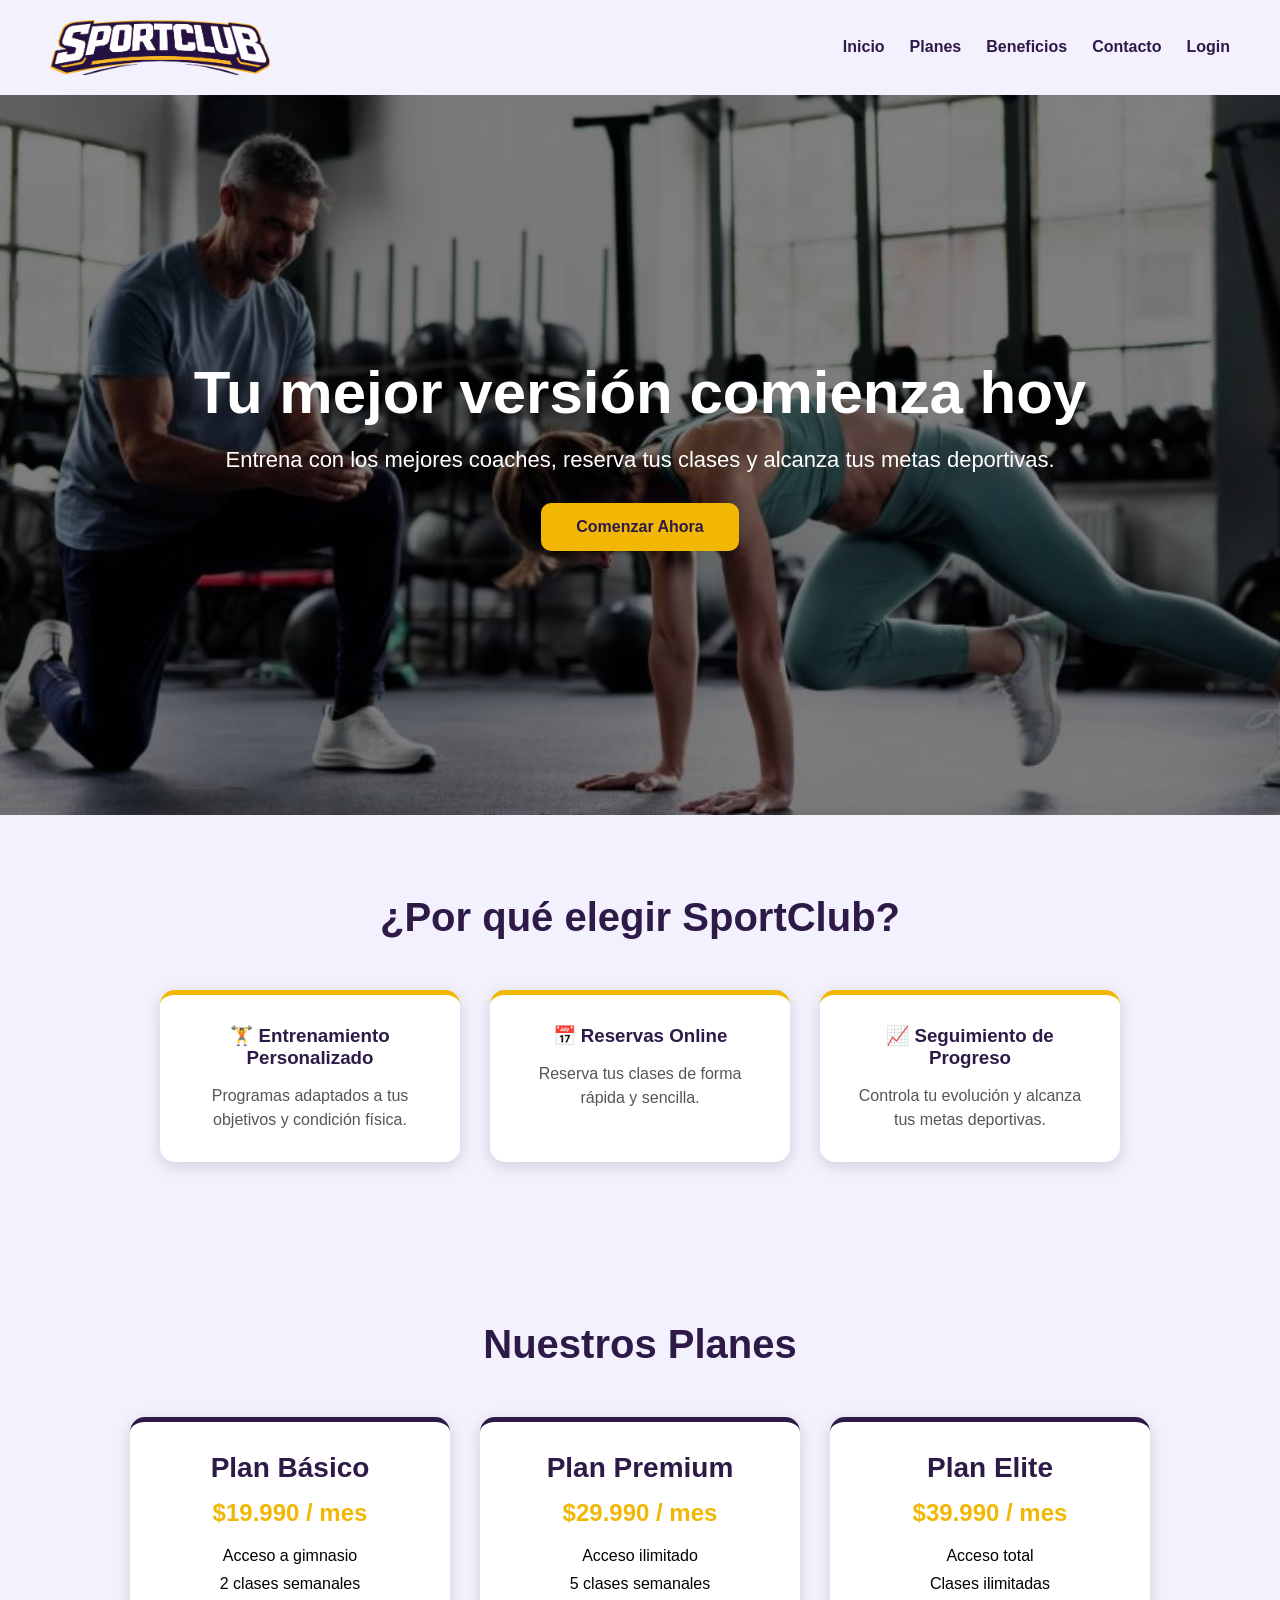
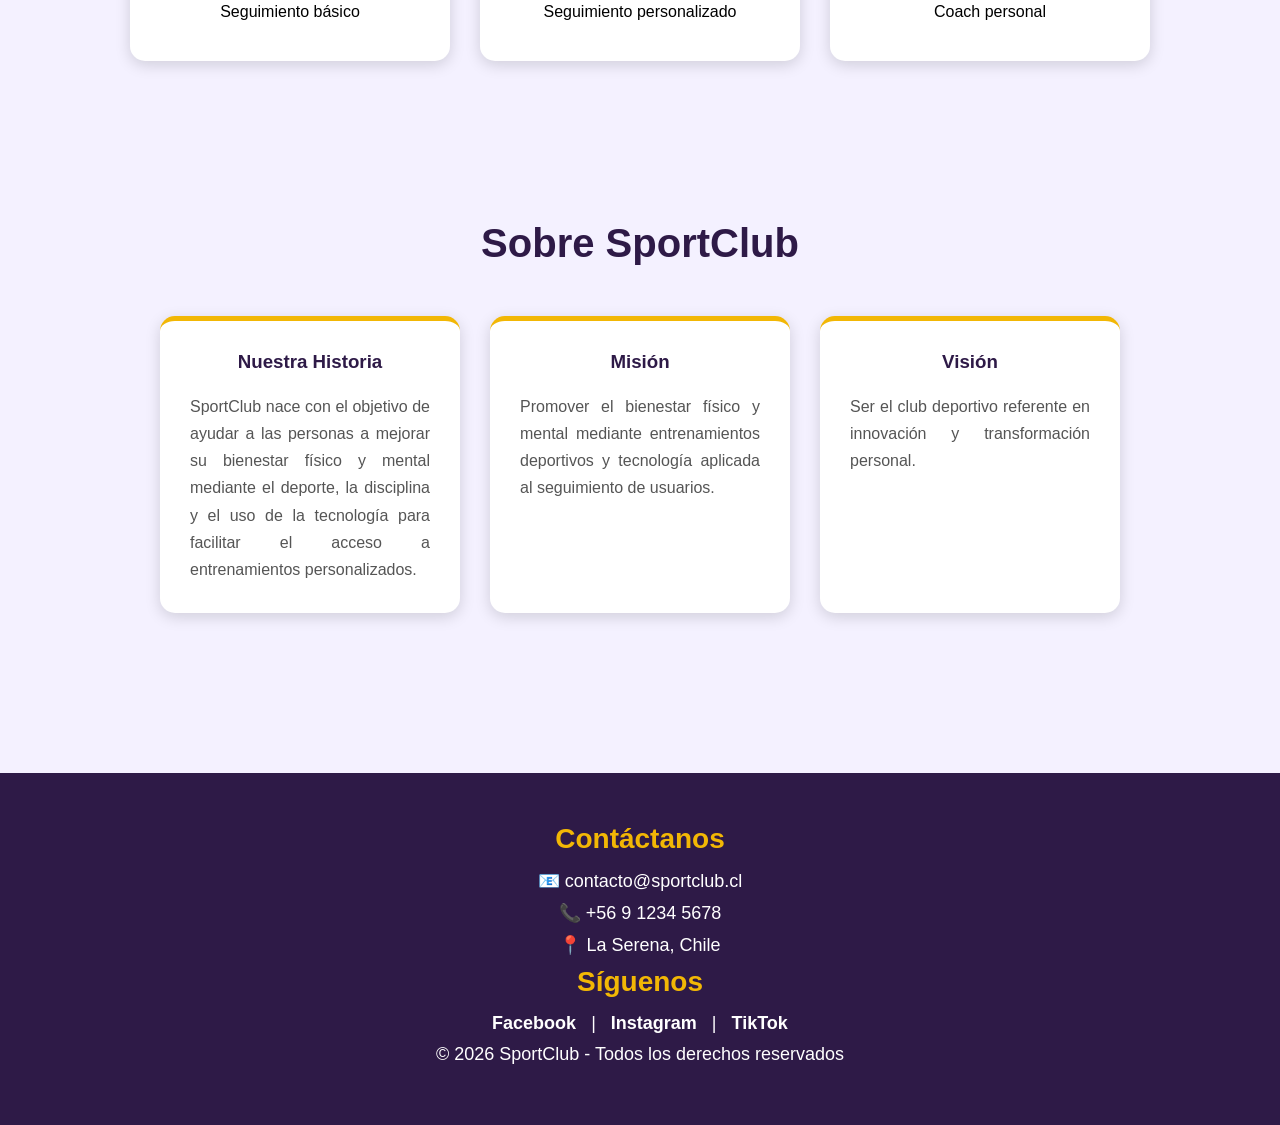
<file: index.html>
<!DOCTYPE html>
<html lang="es">

<head>
    <meta charset="UTF-8">
    <meta name="viewport" content="width=device-width, initial-scale=1.0">

    <title>SportClub</title>

<link rel="stylesheet" href="assets/css/style_index.css">
</head>

<body>

<header>

    <img src="assets/img/logo.png" alt="Logo SportClub">

    <nav>

        <a href="#">Inicio</a>

        <a href="#planes">Planes</a>

        <a href="#beneficios">Beneficios</a>

        <a href="#sobre-club">Contacto</a>

        <a href="pages/login.html">Login</a>

    </nav>

</header>

    <main>

<section id="hero">

    <h1>Tu mejor versión comienza hoy</h1>

    <p>
        Entrena con los mejores coaches,
        reserva tus clases y alcanza tus metas deportivas.
    </p>

    <a href="pages/login.html">
        Comenzar Ahora
    </a>

</section>

<section id="beneficios">

    <h2>¿Por qué elegir SportClub?</h2>

    <div class="beneficios-container">

        <article class="beneficio-card">
            <h3>🏋 Entrenamiento Personalizado</h3>
            <p>Programas adaptados a tus objetivos y condición física.</p>
        </article>

        <article class="beneficio-card">
            <h3>📅 Reservas Online</h3>
            <p>Reserva tus clases de forma rápida y sencilla.</p>
        </article>

        <article class="beneficio-card">
            <h3>📈 Seguimiento de Progreso</h3>
            <p>Controla tu evolución y alcanza tus metas deportivas.</p>
        </article>

    </div>

</section>

<section id="planes">

    <h2>Nuestros Planes</h2>

    <div class="planes-container">

        <article class="plan-card">

            <h3>Plan Básico</h3>

            <p>$19.990 / mes</p>

            <ul>
                <li>Acceso a gimnasio</li>
                <li>2 clases semanales</li>
                <li>Seguimiento básico</li>
            </ul>

        </article>

        <article class="plan-card">

            <h3>Plan Premium</h3>

            <p>$29.990 / mes</p>

            <ul>
                <li>Acceso ilimitado</li>
                <li>5 clases semanales</li>
                <li>Seguimiento personalizado</li>
            </ul>

        </article>

        <article class="plan-card">

            <h3>Plan Elite</h3>

            <p>$39.990 / mes</p>

            <ul>
                <li>Acceso total</li>
                <li>Clases ilimitadas</li>
                <li>Coach personal</li>
            </ul>

        </article>

    </div>

</section>

<section id="sobre-club">

    <h2>Sobre SportClub</h2>

    <div class="sobre-container">

        <div class="sobre-card">

            <h3>Nuestra Historia</h3>

            <p>
                SportClub nace con el objetivo de ayudar a las personas
                a mejorar su bienestar físico y mental mediante el deporte,
                la disciplina y el uso de la tecnología para facilitar el acceso
                a entrenamientos personalizados.
            </p>

        </div>

        <div class="sobre-card">

            <h3>Misión</h3>

            <p>
                Promover el bienestar físico y mental mediante entrenamientos
                deportivos y tecnología aplicada al seguimiento de usuarios.
            </p>

        </div>

        <div class="sobre-card">

            <h3>Visión</h3>

            <p>
                Ser el club deportivo referente en innovación y
                transformación personal.
            </p>

        </div>

    </div>

</section>

    </main>

<footer>

    <h3>Contáctanos</h3>

    <p>📧 contacto@sportclub.cl</p>

    <p>📞 +56 9 1234 5678</p>

    <p>📍 La Serena, Chile</p>

    <h3>Síguenos</h3>

<p>
    <a href="#">Facebook</a>
    |
    <a href="#">Instagram</a>
    |
    <a href="#">TikTok</a>
</p>

    <p>
        © 2026 SportClub - Todos los derechos reservados
    </p>

</footer>

</body>

</html>
</file>
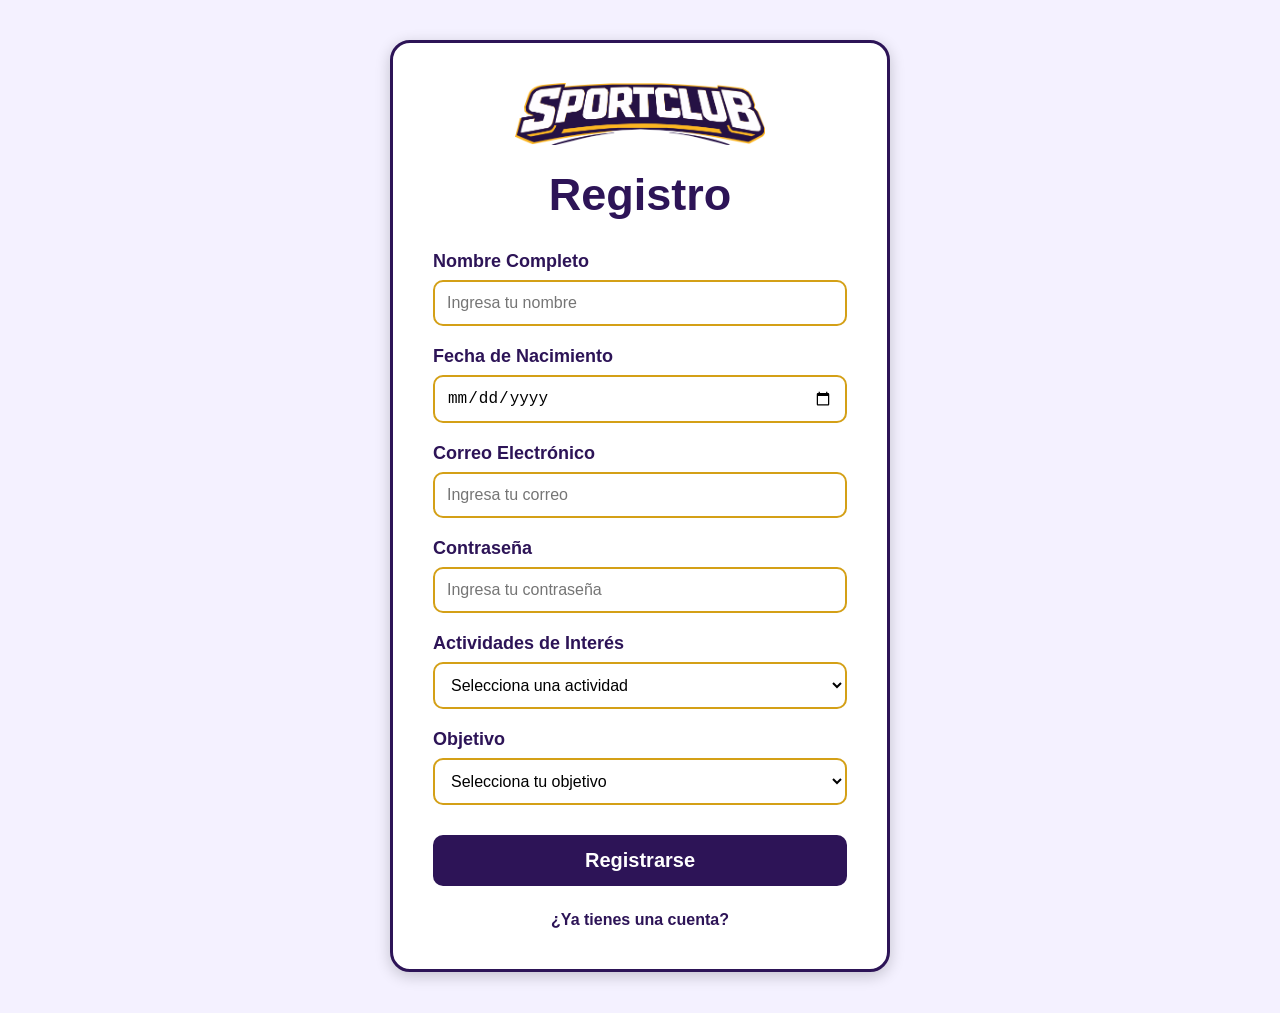
<file: registro.html>
<!DOCTYPE html>
<html lang="es">

<head>

    <meta charset="UTF-8">

    <meta name="viewport" content="width=device-width, initial-scale=1.0">

    <title>Registro SportClub</title>

    <link rel="stylesheet" href="assets/css/style_registro.css">

</head>

<body>

<main class="contenedor">

    <section class="login-card">

        <header class="logo">

            <img 
                src="assets/img/logo.png" 
                alt="Logo SportClub"
            >

        </header>

            <h1>Registro</h1>

            <form>

                <!-- Nombre -->
                <div class="grupo-input">

                    <label for="nombre">
                        Nombre Completo
                    </label>

                    <input 
                        type="text"
                        id="nombre"
                        placeholder="Ingresa tu nombre"
                    >

                </div>

                <!-- Fecha de nacimiento -->
                <div class="grupo-input">

                    <label for="fecha">
                        Fecha de Nacimiento
                    </label>

                    <input 
                        type="date"
                        id="fecha"
                    >

                </div>

                <!-- Correo -->
                <div class="grupo-input">

                    <label for="correo">
                        Correo Electrónico
                    </label>

                    <input 
                        type="email"
                        id="correo"
                        placeholder="Ingresa tu correo"
                    >

                </div>

                <!-- Contraseña -->
                <div class="grupo-input">

                    <label for="password">
                        Contraseña
                    </label>

                    <input 
                        type="password"
                        id="password"
                        placeholder="Ingresa tu contraseña"
                    >

                </div>

                <!-- Actividades -->
                <div class="grupo-input">

                    <label for="actividad">
                        Actividades de Interés
                    </label>

                    <select id="actividad">

                        <option>
                            Selecciona una actividad
                        </option>

                        <option>
                            Gimnasio
                        </option>

                        <option>
                            Running
                        </option>

                        <option>
                            Yoga
                        </option>

                        <option>
                            Crossfit
                        </option>

                        <option>
                            Natación
                        </option>

                        <option>
                            Ciclismo
                        </option>

                    </select>

                </div>

                <!-- Objetivo -->
                <div class="grupo-input">

                    <label for="objetivo">
                        Objetivo
                    </label>

                    <select id="objetivo">

                        <option>
                            Selecciona tu objetivo
                        </option>

                        <option>
                            Bajar de peso
                        </option>

                        <option>
                            Mantenerse activo
                        </option>

                        <option>
                            Ganar masa muscular
                        </option>

                        <option>
                            Mejorar condición física
                        </option>

                        <option>
                            Mejorar salud
                        </option>

                    </select>

                </div>

                <!-- Botón -->
                <button type="submit">

                    Registrarse

                </button>

            </form>

            <!-- Link -->
            <nav class="links">

                <a href="index.html">

                    ¿Ya tienes una cuenta?

                </a>

            </nav>

        </section>

    </main>

</body>
</html>
</file>
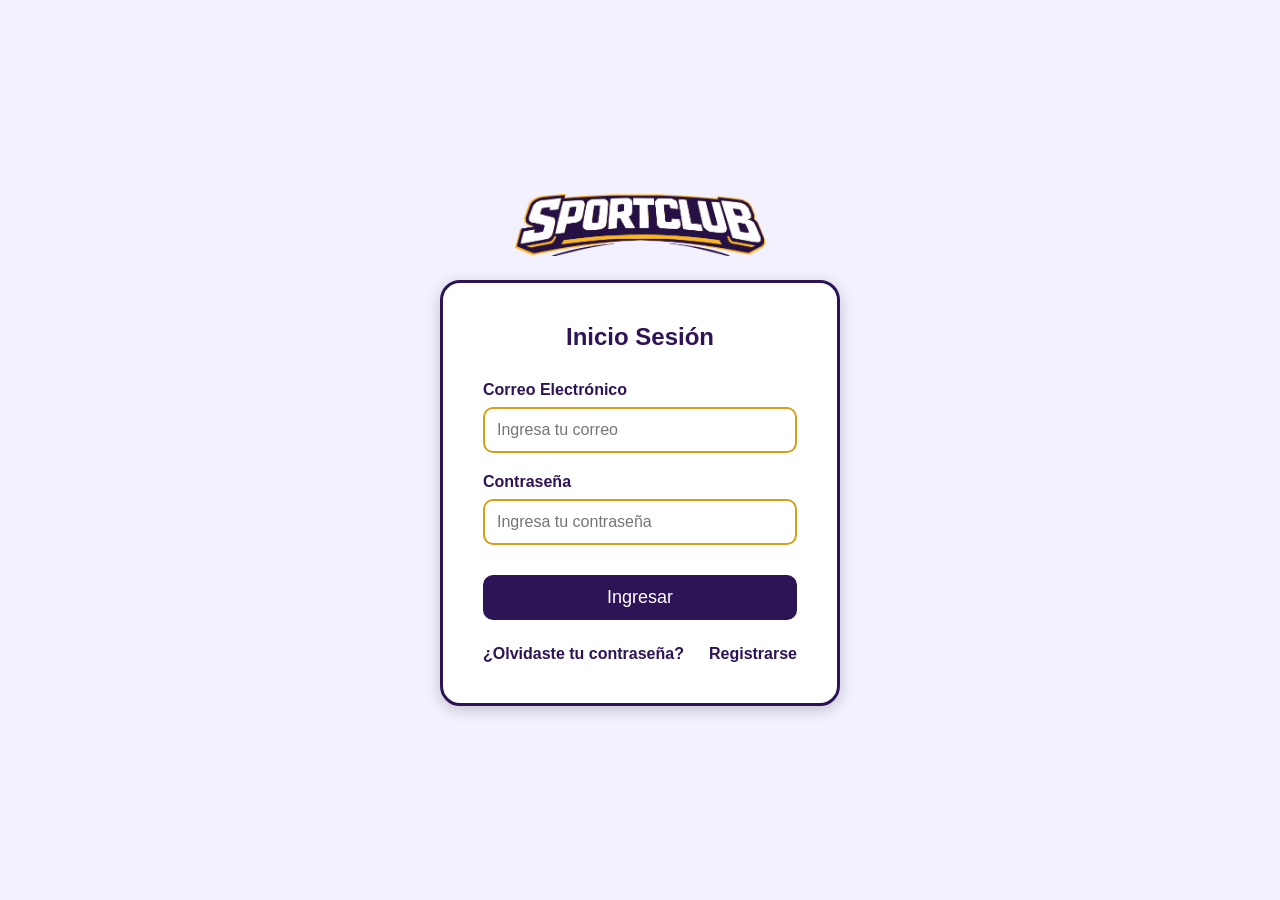
<file: pages/dashboard_admin.html>
<!DOCTYPE html>
<html lang="es">
<head>
    <meta charset="UTF-8">
    <meta name="viewport" content="width=device-width, initial-scale=1.0">
    <title>Dashboard Administrador</title>
    <link rel="stylesheet" href="../assets/css/style_dashboard.css">
</head>
<body>

<aside class="sidebar">
    <div class="sidebar-brand">🏋 Sport<span>Club</span></div>
    <div class="sidebar-user">
        <p class="user-name" id="sidebarNombre">Cargando...</p>
        <span class="user-role" id="sidebarRol">admin</span>
    </div>
    <nav class="sidebar-nav">
        <a href="dashboard_admin.html" class="activo">🏠 Dashboard</a>
        <a href="usuarios.html">👥 Usuarios</a>
        <a href="perfil.html">👤 Perfil</a>
    </nav>
    <div class="sidebar-footer">
        <a href="#" onclick="cerrarSesion()">🚪 Cerrar Sesión</a>
    </div>
</aside>

<main class="main-content">

    <section>
        <h1>Dashboard Administrador</h1>
        <p id="bienvenida">Bienvenido. Gestiona usuarios, coaches y reportes del sistema.</p>

        <div class="resumen-container">
            <div class="resumen-card admin-card">
                <h2 id="totalUsuarios">—</h2>
                <p>Usuarios</p>
            </div>
            <div class="resumen-card admin-card">
                <h2 id="totalCoaches">—</h2>
                <p>Coaches</p>
            </div>
            <div class="resumen-card admin-card">
                <h2>350</h2>
                <p>Reservas</p>
            </div>
        </div>
    </section>

    <section class="alumnos">
        <h2>Usuarios Registrados</h2>
        <div class="alumnos-container" id="listaUsuarios">
            <p>Cargando...</p>
        </div>
    </section>

    <section class="clases">
        <h2>Coaches Activos</h2>
        <div class="clases-container" id="listaCoaches">
            <p>Cargando...</p>
        </div>
    </section>

    <section class="horarios">
        <h2>Reportes Generales</h2>
        <div class="horarios-container">
            <div class="horario-card">Reservas del mes: 350</div>
            <div class="horario-card">Clases activas: 24</div>
            <div class="horario-card" id="reporteUsuarios">Usuarios activos: —</div>
            <div class="horario-card" id="reporteCoaches">Coaches activos: —</div>
            <div class="horario-card">Ingresos estimados: $8.500.000</div>
        </div>
    </section>

</main>

<script>

const API = "https://frontend-backend-clubdeportivo.onrender.com";

document.addEventListener("DOMContentLoaded", () => {
    const token = localStorage.getItem("token");
    if (!token) {
        window.location.href = "login.html";
        return;
    }
    verificarRol();
    cargarDatos();
});

async function verificarRol() {
    const token = localStorage.getItem("token");
    try {
        const res = await fetch(`${API}/api/auth/me`, {
            headers: { Authorization: `Bearer ${token}` }
        });
        const resultado = await res.json();
        const usuario = resultado.data || resultado;

        if (usuario.role !== "admin") {
            window.location.href = "login.html";
            return;
        }

        document.getElementById("sidebarNombre").textContent = usuario.full_name || "Administrador";
        document.getElementById("bienvenida").textContent =
            `Bienvenido, ${usuario.full_name}. Gestiona usuarios, coaches y reportes del sistema.`;

    } catch (err) {
        console.error(err);
        window.location.href = "login.html";
    }
}

async function cargarDatos() {
    const token = localStorage.getItem("token");
    try {
        const res = await fetch(`${API}/api/users`, {
            headers: { Authorization: `Bearer ${token}` }
        });
        const resultado = await res.json();
        const usuarios = resultado.data || resultado.users || resultado;

        const users  = usuarios.filter(u => u.role === "user");
        const coaches = usuarios.filter(u => u.role === "coach");

        document.getElementById("totalUsuarios").textContent = users.length;
        document.getElementById("totalCoaches").textContent  = coaches.length;
        document.getElementById("reporteUsuarios").textContent = `Usuarios activos: ${users.length}`;
        document.getElementById("reporteCoaches").textContent  = `Coaches activos: ${coaches.length}`;

        const listaU = document.getElementById("listaUsuarios");
        listaU.innerHTML = "";
        users.slice(0, 6).forEach(u => {
            listaU.innerHTML += `
                <div class="alumno-card">
                    <h3>${capitalizarNombre(u.full_name)}</h3>
                    <p>${(u.email || "").toLowerCase()}</p>
                </div>
            `;
        });

        const listaC = document.getElementById("listaCoaches");
        listaC.innerHTML = "";
        if (coaches.length === 0) {
            listaC.innerHTML = "<p>No hay coaches registrados.</p>";
        } else {
            coaches.forEach(c => {
                listaC.innerHTML += `
                    <div class="clase-card">
                        <h3>${capitalizarNombre(c.full_name)}</h3>
                        <p>${(c.email || "").toLowerCase()}</p>
                    </div>
                `;
            });
        }

    } catch (err) {
        console.error("Error cargando datos:", err);
    }
}

function cerrarSesion() {
    localStorage.removeItem("token");
    localStorage.removeItem("usuario");
    window.location.href = "login.html";
}

function capitalizarNombre(nombre) {
    if (!nombre) return "";
    return nombre.toLowerCase().split(" ")
        .map(p => p.charAt(0).toUpperCase() + p.slice(1)).join(" ");
}

</script>
</body>
</html>
</file>
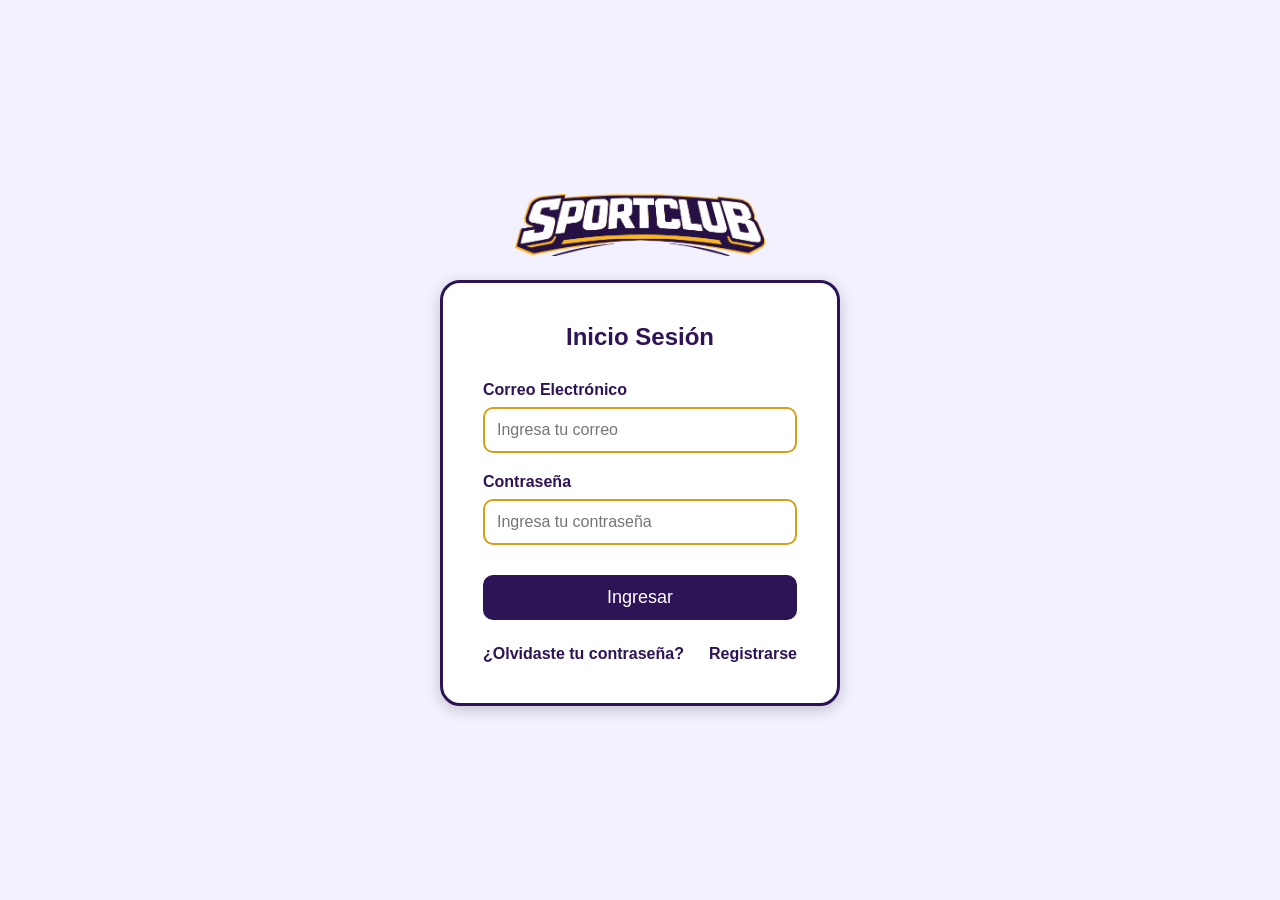
<file: pages/dashboard_coach.html>
<!DOCTYPE html>
<html lang="es">
<head>
    <meta charset="UTF-8">
    <meta name="viewport" content="width=device-width, initial-scale=1.0">
    <title>Dashboard Coach</title>
    <link rel="stylesheet" href="../assets/css/style_dashboard.css">
</head>
<body>

<aside class="sidebar">
    <div class="sidebar-brand">🏋 Sport<span>Club</span></div>
    <div class="sidebar-user">
        <p class="user-name" id="sidebarNombre">Cargando...</p>
        <span class="user-role">coach</span>
    </div>
    <nav class="sidebar-nav">
        <a href="dashboard_coach.html" class="activo">🏠 Dashboard</a>
        <a href="perfil.html">👤 Perfil</a>
    </nav>
    <div class="sidebar-footer">
        <a href="#" onclick="cerrarSesion()">🚪 Cerrar Sesión</a>
    </div>
</aside>

<main class="main-content">

    <section>
        <h1>Dashboard Coach</h1>
        <p id="bienvenida">Bienvenido Coach. Administra tus clases y alumnos.</p>

        <div class="resumen-container">
            <div class="resumen-card">
                <h2 id="totalAlumnos">—</h2>
                <p>Alumnos</p>
            </div>
            <div class="resumen-card">
                <h2>8</h2>
                <p>Clases Activas</p>
            </div>
            <div class="resumen-card">
                <h2>30</h2>
                <p>Horas Semanales</p>
            </div>
        </div>
    </section>

    <section class="alumnos">
        <h2>Mis Alumnos</h2>
        <div class="alumnos-container" id="listaAlumnos">
            <p>Cargando...</p>
        </div>
    </section>

    <section class="clases">
        <h2>Clases Asignadas</h2>
        <div class="clases-container">
            <div class="clase-card">
                <h3>Funcional</h3>
                <p>Lunes y Miércoles</p>
                <p>18:00 hrs</p>
            </div>
            <div class="clase-card">
                <h3>Cross Training</h3>
                <p>Martes y Jueves</p>
                <p>19:00 hrs</p>
            </div>
            <div class="clase-card">
                <h3>Yoga</h3>
                <p>Viernes</p>
                <p>17:00 hrs</p>
            </div>
        </div>
    </section>

    <section class="horarios">
        <h2>Horarios de Trabajo</h2>
        <div class="horarios-container">
            <div class="horario-card">Lunes — 08:00 a 14:00</div>
            <div class="horario-card">Martes — 09:00 a 15:00</div>
            <div class="horario-card">Miércoles — 08:00 a 14:00</div>
            <div class="horario-card">Jueves — 09:00 a 15:00</div>
            <div class="horario-card">Viernes — 10:00 a 16:00</div>
        </div>
    </section>

</main>

<script>

const API = "https://frontend-backend-clubdeportivo.onrender.com";

document.addEventListener("DOMContentLoaded", () => {
    const token = localStorage.getItem("token");
    if (!token) {
        window.location.href = "login.html";
        return;
    }
    verificarRol();
    cargarAlumnos();
});

async function verificarRol() {
    const token = localStorage.getItem("token");
    try {
        const res = await fetch(`${API}/api/auth/me`, {
            headers: { Authorization: `Bearer ${token}` }
        });
        const resultado = await res.json();
        const usuario = resultado.data || resultado;

        if (usuario.role !== "coach") {
            window.location.href = "login.html";
            return;
        }

        document.getElementById("sidebarNombre").textContent = usuario.full_name || "Coach";
        document.getElementById("bienvenida").textContent =
            `Bienvenido, ${usuario.full_name}. Administra tus clases y alumnos.`;

    } catch (err) {
        console.error(err);
        window.location.href = "login.html";
    }
}

async function cargarAlumnos() {
    const token = localStorage.getItem("token");
    try {
        const res = await fetch(`${API}/api/users`, {
            headers: { Authorization: `Bearer ${token}` }
        });
        const resultado = await res.json();
        const usuarios = resultado.data || resultado.users || resultado;
        const alumnos = Array.isArray(usuarios)
            ? usuarios.filter(u => u.role === "user")
            : [];

        document.getElementById("totalAlumnos").textContent = alumnos.length;

        const lista = document.getElementById("listaAlumnos");
        lista.innerHTML = "";

        if (alumnos.length === 0) {
            lista.innerHTML = "<p>No hay alumnos registrados.</p>";
            return;
        }

        alumnos.slice(0, 6).forEach(u => {
            lista.innerHTML += `
                <div class="alumno-card">
                    <h3>${capitalizarNombre(u.full_name)}</h3>
                    <p>${(u.email || "").toLowerCase()}</p>
                </div>
            `;
        });

    } catch (err) {
        console.error("Error:", err);
    }
}

function cerrarSesion() {
    localStorage.removeItem("token");
    localStorage.removeItem("usuario");
    window.location.href = "login.html";
}

function capitalizarNombre(nombre) {
    if (!nombre) return "";
    return nombre.toLowerCase().split(" ")
        .map(p => p.charAt(0).toUpperCase() + p.slice(1)).join(" ");
}

</script>
</body>
</html>
</file>
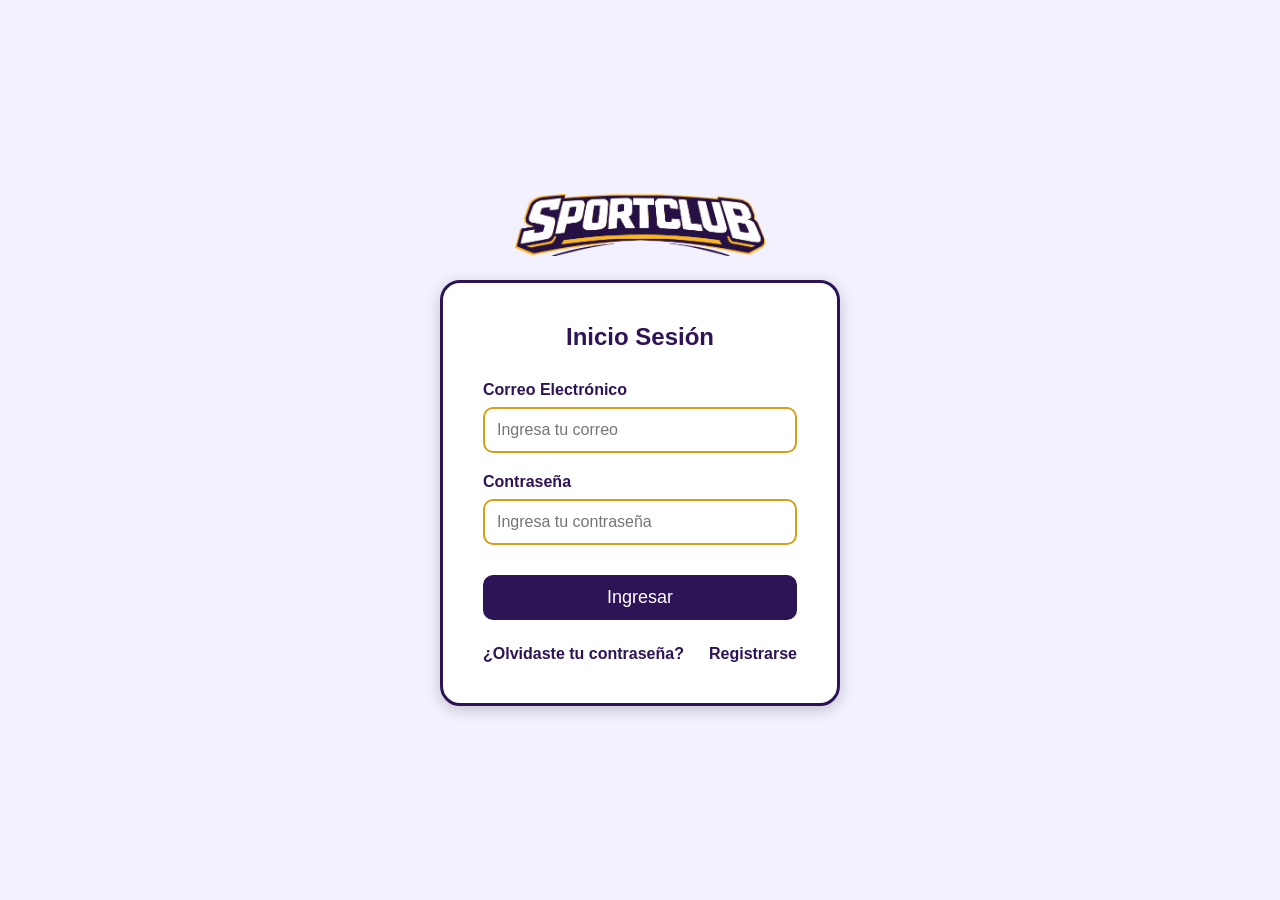
<file: pages/dashboard_usuario.html>
<!DOCTYPE html>
<html lang="es">
<head>
    <meta charset="UTF-8">
    <meta name="viewport" content="width=device-width, initial-scale=1.0">
    <title>Dashboard Usuario</title>
    <link rel="stylesheet" href="../assets/css/style_dashboard.css">
</head>
<body>

<aside class="sidebar">
    <div class="sidebar-brand">🏋 Sport<span>Club</span></div>
    <div class="sidebar-user">
        <p class="user-name" id="sidebarNombre">Cargando...</p>
        <span class="user-role">user</span>
    </div>
    <nav class="sidebar-nav">
        <a href="dashboard_usuario.html" class="activo">🏠 Dashboard</a>
        <a href="perfil.html">👤 Perfil</a>
    </nav>
    <div class="sidebar-footer">
        <a href="#" onclick="cerrarSesion()">🚪 Cerrar Sesión</a>
    </div>
</aside>

<main class="main-content">

    <section>
        <h1>Dashboard Usuario</h1>
        <p id="bienvenida">Bienvenido. Gestiona tus reservas y actividades.</p>

        <div class="resumen-container">
            <div class="resumen-card usuario-card">
                <h2>5</h2>
                <p>Reservas Activas</p>
            </div>
            <div class="resumen-card usuario-card">
                <h2>3</h2>
                <p>Clases Inscritas</p>
            </div>
            <div class="resumen-card usuario-card">
                <h2>12</h2>
                <p>Horas Entrenadas</p>
            </div>
        </div>
    </section>

    <section class="alumnos">
        <h2>Mis Reservas</h2>
        <div class="alumnos-container">
            <div class="alumno-card">
                <h3>Funcional</h3>
                <p>Lunes 18:00 hrs</p>
            </div>
            <div class="alumno-card">
                <h3>Spinning</h3>
                <p>Martes 19:00 hrs</p>
            </div>
            <div class="alumno-card">
                <h3>Yoga</h3>
                <p>Miércoles 17:00 hrs</p>
            </div>
            <div class="alumno-card">
                <h3>Cross Training</h3>
                <p>Jueves 18:30 hrs</p>
            </div>
            <div class="alumno-card">
                <h3>Pilates</h3>
                <p>Viernes 16:00 hrs</p>
            </div>
        </div>
    </section>

    <section class="clases">
        <h2>Clases Recomendadas</h2>
        <div class="clases-container">
            <div class="clase-card">
                <h3>HIIT</h3>
                <p>Alta intensidad</p>
            </div>
            <div class="clase-card">
                <h3>Body Combat</h3>
                <p>Cardio y resistencia</p>
            </div>
            <div class="clase-card">
                <h3>Zumba</h3>
                <p>Entrenamiento divertido</p>
            </div>
        </div>
    </section>

    <section class="horarios">
        <h2>Mi Resumen</h2>
        <div class="horarios-container">
            <div class="horario-card" id="perfilNombre">Nombre: —</div>
            <div class="horario-card" id="perfilEmail">Correo: —</div>
            <div class="horario-card">Plan: Premium</div>
            <div class="horario-card">Clases Inscritas: 3</div>
            <div class="horario-card">Estado: Activo</div>
        </div>
    </section>

</main>

<script>

const API = "https://frontend-backend-clubdeportivo.onrender.com";

document.addEventListener("DOMContentLoaded", () => {
    const token = localStorage.getItem("token");
    if (!token) {
        window.location.href = "login.html";
        return;
    }
    verificarRol();
});

async function verificarRol() {
    const token = localStorage.getItem("token");
    try {
        const res = await fetch(`${API}/api/auth/me`, {
            headers: { Authorization: `Bearer ${token}` }
        });
        const resultado = await res.json();
        const usuario = resultado.data || resultado;

        if (usuario.role !== "user") {
            window.location.href = "login.html";
            return;
        }

        const nombre = capitalizarNombre(usuario.full_name || "");

        document.getElementById("sidebarNombre").textContent  = nombre;
        document.getElementById("bienvenida").textContent     =
            `Bienvenido, ${nombre}. Gestiona tus reservas y actividades.`;
        document.getElementById("perfilNombre").textContent   = `Nombre: ${nombre}`;
        document.getElementById("perfilEmail").textContent    =
            `Correo: ${(usuario.email || "").toLowerCase()}`;

    } catch (err) {
        console.error(err);
        window.location.href = "login.html";
    }
}

function cerrarSesion() {
    localStorage.removeItem("token");
    localStorage.removeItem("usuario");
    window.location.href = "login.html";
}

function capitalizarNombre(nombre) {
    if (!nombre) return "";
    return nombre.toLowerCase().split(" ")
        .map(p => p.charAt(0).toUpperCase() + p.slice(1)).join(" ");
}

</script>
</body>
</html>
</file>
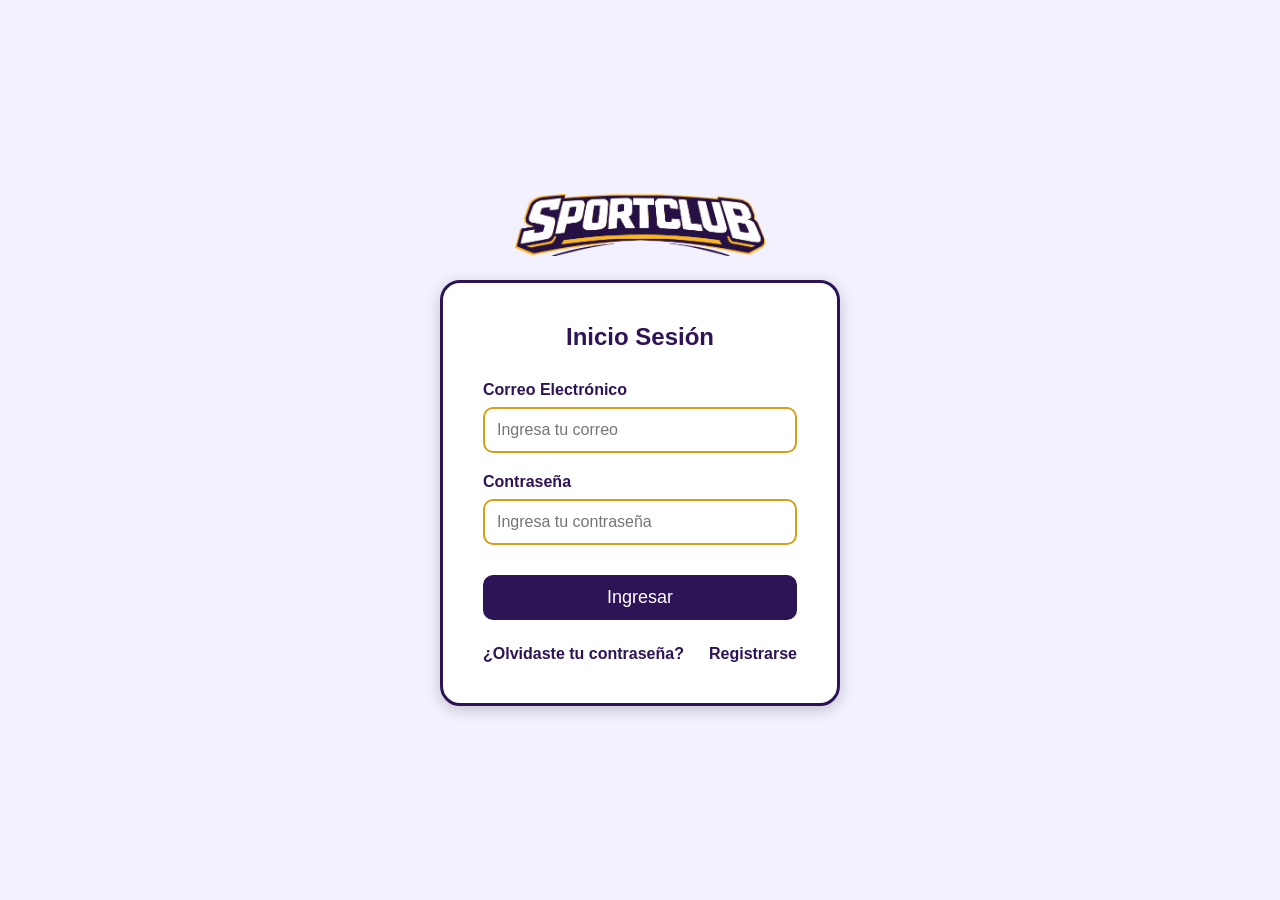
<file: pages/login.html>
<!DOCTYPE html>
<html lang="es">
<head>
    <meta charset="UTF-8">
    <meta name="viewport" content="width=device-width, initial-scale=1.0">
    <title>Inicio Sesión</title>
    <link rel="stylesheet" href="../assets/css/style.css">
</head>
<body>

<main class="contenedor">

    <header class="logo">
        <img src="../assets/img/logo.png" alt="Logo SportClub">
    </header>

    <section class="login-card">

        <h1>Inicio Sesión</h1>

        <form id="loginForm" novalidate>

            <div class="grupo-input">
                <label for="correo">Correo Electrónico</label>
                <input
                    type="email"
                    id="correo"
                    placeholder="Ingresa tu correo"
                >
                <span class="error-msg" id="err-correo"></span>
            </div>

            <div class="grupo-input">
                <label for="password">Contraseña</label>
                <input
                    type="password"
                    id="password"
                    placeholder="Ingresa tu contraseña"
                >
                <span class="error-msg" id="err-password"></span>
            </div>

            <div id="mensajeError"></div>

            <button type="submit" id="btnLogin">
                Ingresar
            </button>

        </form>

        <nav class="links">
            <a href="./recuperacion.html">¿Olvidaste tu contraseña?</a>
            <a href="./registro.html">Registrarse</a>
        </nav>

    </section>

</main>

<script>

const formulario = document.getElementById("loginForm");

formulario.addEventListener("submit", async function(event) {

    event.preventDefault();

    // Limpiar errores anteriores
    limpiarErrores();

    const email    = document.getElementById("correo").value.trim();
    const password = document.getElementById("password").value;
    const mensajeError = document.getElementById("mensajeError");
    const btnLogin = document.getElementById("btnLogin");

    // ── Validaciones visuales ──────────────────────────────
    let valido = true;
    const emailRegex = /^[^\s@]+@[^\s@]+\.[^\s@]+$/;

    if (!email) {
        mostrarError("correo", "err-correo", "El correo es obligatorio");
        valido = false;
    } else if (!emailRegex.test(email)) {
        mostrarError("correo", "err-correo", "Formato de correo inválido");
        valido = false;
    }

    if (!password) {
        mostrarError("password", "err-password", "La contraseña es obligatoria");
        valido = false;
    }

    if (!valido) return;

    // ── Llamada a la API ───────────────────────────────────
    btnLogin.textContent = "Ingresando...";
    btnLogin.disabled = true;

    try {

        const respuesta = await fetch("https://frontend-backend-clubdeportivo.onrender.com/api/auth/login", {
            method: "POST",
            headers: { "Content-Type": "application/json" },
            body: JSON.stringify({ email, password })
        });

        const resultado = await respuesta.json();
        console.log(resultado);

        if (resultado.ok) {

            // Guardar token y datos del usuario
            localStorage.setItem("token", resultado.data.token);
            localStorage.setItem("usuario", JSON.stringify(resultado.data.user));

            mensajeError.style.color = "#27ae60";
            mensajeError.textContent = "✅ Login correcto, redirigiendo...";

            // ── Redirección según rol ──────────────────────
            const rol = resultado.data.user.role;

            setTimeout(() => {
                if (rol === "admin") {
                    window.location.href = "./dashboard_admin.html";
                } else if (rol === "coach") {
                    window.location.href = "./dashboard_coach.html";
                } else {
                    window.location.href = "./dashboard_usuario.html";
                }
            }, 800);

        } else {

            mensajeError.style.color = "#e74c3c";
            mensajeError.textContent = resultado.message || "Credenciales incorrectas";

            btnLogin.textContent = "Ingresar";
            btnLogin.disabled = false;
        }

    } catch (error) {

        console.error(error);
        mensajeError.style.color = "#e74c3c";
        mensajeError.textContent = "❌ Error de conexión con el servidor";

        btnLogin.textContent = "Ingresar";
        btnLogin.disabled = false;
    }

});

// ── Helpers ────────────────────────────────────────────────

function mostrarError(inputId, errorId, mensaje) {
    const input = document.getElementById(inputId);
    const error = document.getElementById(errorId);
    if (input) input.style.borderColor = "#e74c3c";
    if (error) error.textContent = mensaje;
}

function limpiarErrores() {
    ["correo", "password"].forEach(id => {
        const el = document.getElementById(id);
        if (el) el.style.borderColor = "";
    });
    ["err-correo", "err-password"].forEach(id => {
        const el = document.getElementById(id);
        if (el) el.textContent = "";
    });
    const msg = document.getElementById("mensajeError");
    if (msg) msg.textContent = "";
}

</script>
</body>
</html>
</file>
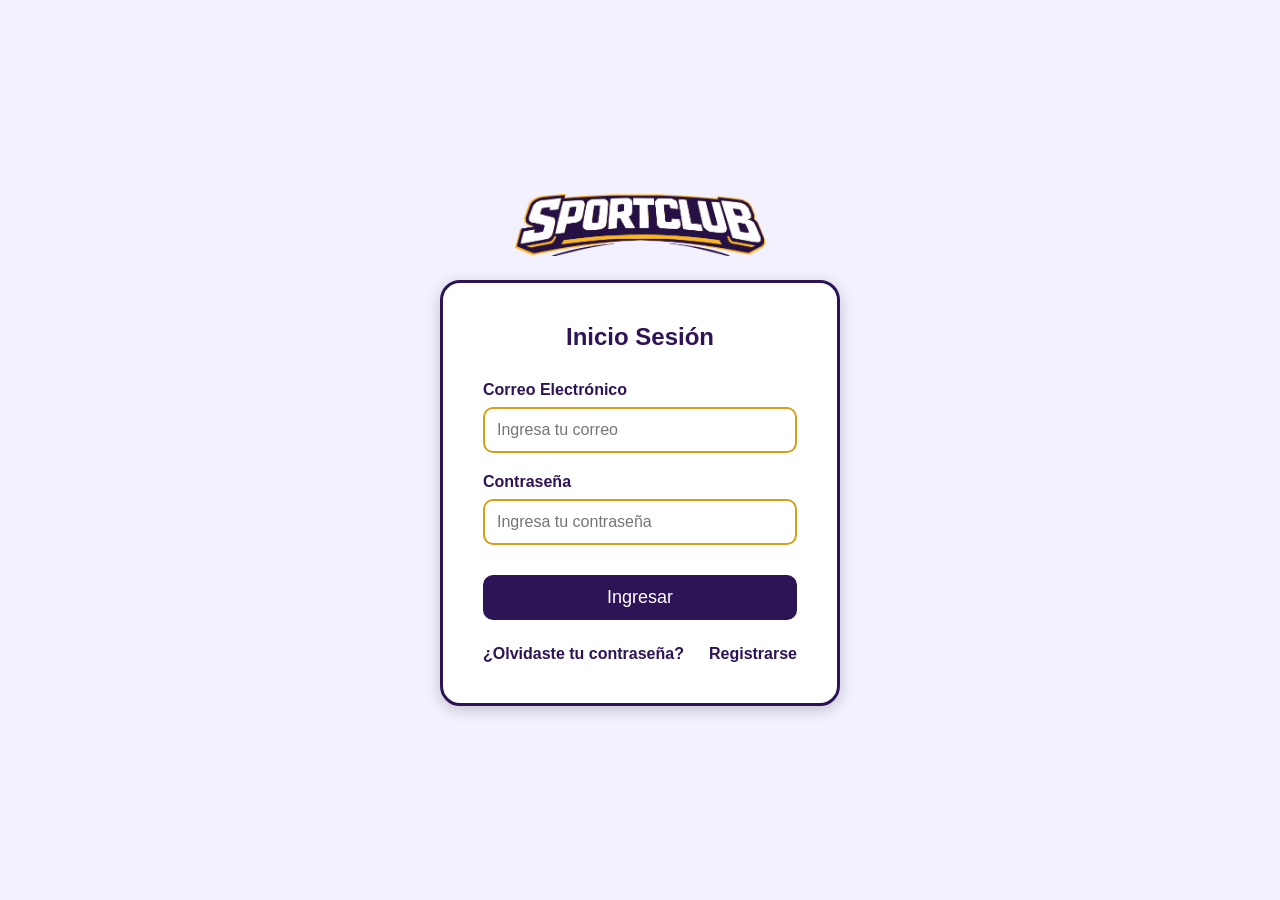
<file: pages/perfil.html>
<!DOCTYPE html>
<html lang="es">
<head>
    <meta charset="UTF-8">
    <meta name="viewport" content="width=device-width, initial-scale=1.0">
    <title>Mi Perfil - SportClub</title>
    <link href="https://cdn.jsdelivr.net/npm/bootstrap@5.3.7/dist/css/bootstrap.min.css" rel="stylesheet">
    <style>
        body {
            background-color: #f0f2f5;
            font-family: 'Segoe UI', sans-serif;
        }

        /* ── SIDEBAR ── */
        .sidebar {
            width: 220px;
            min-height: 100vh;
            background: #1a1f2e;
            position: fixed;
            top: 0; left: 0;
            display: flex;
            flex-direction: column;
            z-index: 100;
        }
        .sidebar-brand {
            padding: 20px 20px 10px;
            color: #fff;
            font-size: 1.1rem;
            font-weight: 700;
            border-bottom: 1px solid #2d3447;
        }
        .sidebar-brand span { color: #4f8ef7; }
        .sidebar-user {
            padding: 16px 20px;
            border-bottom: 1px solid #2d3447;
        }
        .sidebar-user .user-name {
            color: #fff;
            font-size: 0.9rem;
            font-weight: 600;
            margin: 0;
        }
        .sidebar-user .user-role {
            color: #8896b3;
            font-size: 0.75rem;
        }
        .sidebar-nav { flex: 1; padding: 12px 0; }
        .sidebar-nav a {
            display: flex;
            align-items: center;
            gap: 10px;
            padding: 10px 20px;
            color: #8896b3;
            text-decoration: none;
            font-size: 0.88rem;
            transition: background 0.2s, color 0.2s;
        }
        .sidebar-nav a:hover { background: #2d3447; color: #fff; }
        .sidebar-nav a.active {
            background: #2d3447;
            color: #4f8ef7;
            border-left: 3px solid #4f8ef7;
        }
        .sidebar-footer { padding: 16px 20px; border-top: 1px solid #2d3447; }
        .sidebar-footer a {
            color: #8896b3;
            text-decoration: none;
            font-size: 0.85rem;
        }
        .sidebar-footer a:hover { color: #e74c3c; }

        /* ── MAIN ── */
        .main-content { margin-left: 220px; padding: 28px 32px; }

        .page-header { margin-bottom: 24px; }
        .page-header h1 {
            font-size: 1.6rem;
            font-weight: 700;
            color: #1a1f2e;
            margin: 0;
        }
        .page-header p {
            color: #6c757d;
            margin: 2px 0 0;
            font-size: 0.9rem;
        }

        /* ── CARDS ── */
        .card {
            border: none;
            border-radius: 12px;
            box-shadow: 0 2px 12px rgba(0,0,0,0.07);
            margin-bottom: 24px;
        }
        .card-header-custom {
            background: #1a1f2e;
            color: #fff;
            padding: 14px 20px;
            border-radius: 12px 12px 0 0;
            font-weight: 600;
            font-size: 0.95rem;
        }
        .card-body { padding: 24px; }

        /* ── AVATAR ── */
        .avatar-circle {
            width: 80px;
            height: 80px;
            border-radius: 50%;
            background: #4f8ef7;
            display: flex;
            align-items: center;
            justify-content: center;
            font-size: 2rem;
            color: #fff;
            font-weight: 700;
            margin-bottom: 12px;
        }

        /* ── BADGES ── */
        .badge-rol {
            padding: 4px 12px;
            border-radius: 20px;
            font-size: 0.78rem;
            font-weight: 600;
            display: inline-block;
            margin-top: 6px;
        }
        .badge-admin { background: #fde8e8; color: #c0392b; }
        .badge-coach { background: #e8f0fe; color: #2563eb; }
        .badge-user  { background: #e8f5e9; color: #27ae60; }

        /* ── INFO ITEMS ── */
        .info-item {
            display: flex;
            align-items: flex-start;
            gap: 12px;
            padding: 12px 0;
            border-bottom: 1px solid #f0f2f5;
        }
        .info-item:last-child { border-bottom: none; }
        .info-icon { font-size: 1.1rem; margin-top: 2px; }
        .info-label {
            font-size: 0.75rem;
            color: #8896b3;
            font-weight: 600;
            text-transform: uppercase;
            letter-spacing: 0.04em;
        }
        .info-value {
            font-size: 0.9rem;
            color: #1a1f2e;
            font-weight: 500;
        }

        /* ── FORMULARIO ── */
        .form-label {
            font-size: 0.83rem;
            font-weight: 600;
            color: #4a5568;
            margin-bottom: 4px;
        }
        .form-control, .form-select {
            border-radius: 8px;
            border: 1.5px solid #dee2e6;
            font-size: 0.88rem;
        }
        .form-control:focus {
            border-color: #4f8ef7;
            box-shadow: 0 0 0 3px rgba(79,142,247,0.12);
        }
        .form-control.is-invalid { border-color: #e74c3c; }

        .error-msg {
            color: #e74c3c;
            font-size: 0.78rem;
            margin-top: 3px;
            display: none;
        }

        /* ── BOTONES ── */
        .btn-save {
            background: #27ae60;
            border: none;
            border-radius: 8px;
            color: #fff;
            padding: 9px 20px;
            font-size: 0.88rem;
            font-weight: 600;
            cursor: pointer;
            transition: background 0.2s;
        }
        .btn-save:hover { background: #219a52; }

        .btn-edit-perfil {
            background: #4f8ef7;
            border: none;
            border-radius: 8px;
            color: #fff;
            padding: 9px 20px;
            font-size: 0.88rem;
            font-weight: 600;
            cursor: pointer;
            transition: background 0.2s;
        }
        .btn-edit-perfil:hover { background: #2563eb; }

        .btn-cancel {
            background: #f1f3f4;
            border: none;
            border-radius: 8px;
            color: #4a5568;
            padding: 9px 20px;
            font-size: 0.88rem;
            font-weight: 600;
            cursor: pointer;
        }
        .btn-cancel:hover { background: #e2e8f0; }

        /* ── TOAST ── */
        .toast-container {
            position: fixed;
            top: 20px; right: 20px;
            z-index: 9999;
        }
        .toast-msg {
            background: #1a1f2e;
            color: #fff;
            padding: 12px 20px;
            border-radius: 10px;
            font-size: 0.88rem;
            box-shadow: 0 4px 16px rgba(0,0,0,0.2);
            animation: slideIn 0.3s ease;
            margin-bottom: 8px;
        }
        .toast-msg.success { border-left: 4px solid #27ae60; }
        .toast-msg.error   { border-left: 4px solid #e74c3c; }
        @keyframes slideIn {
            from { transform: translateX(40px); opacity: 0; }
            to   { transform: translateX(0);    opacity: 1; }
        }

        .campo-bloqueado {
            background: #f8f9fa;
            color: #6c757d;
            cursor: not-allowed;
        }
    </style>
</head>
<body>

<!-- ═══════════ SIDEBAR ═══════════ -->
<aside class="sidebar">
    <div class="sidebar-brand">🏋 Sport<span>Club</span></div>
    <div class="sidebar-user">
        <p class="user-name" id="sidebarNombre">Cargando...</p>
        <span class="user-role" id="sidebarRol">—</span>
    </div>
    <nav class="sidebar-nav">
        <a href="dashboard_usuario.html" id="linkDashboard">🏠 Dashboard</a>
        <a href="usuarios.html" id="linkUsuarios" style="display:none;">👥 Usuarios</a>
        <a href="perfil.html" class="active">👤 Perfil</a>
    </nav>
    <div class="sidebar-footer">
        <a href="#" onclick="cerrarSesion()">🚪 Cerrar Sesión</a>
    </div>
</aside>

<!-- ═══════════ CONTENIDO ═══════════ -->
<main class="main-content">

    <div class="page-header">
        <h1>👤 Mi Perfil</h1>
        <p>Gestiona tu información personal y preferencias de cuenta</p>
    </div>

    <div class="row">

        <!-- Columna izquierda: info visual -->
        <div class="col-md-4">
            <div class="card">
                <div class="card-body text-center">
                    <div class="avatar-circle mx-auto" id="avatarCircle">?</div>
                    <h5 class="mb-0" id="cardNombre">—</h5>
                    <small class="text-muted">Usuario del Sistema</small>
                    <div id="cardBadge"></div>
                </div>
            </div>

            <div class="card">
                <div class="card-body p-0">
                    <div class="info-item px-3">
                        <span class="info-icon">✉️</span>
                        <div>
                            <div class="info-label">Email</div>
                            <div class="info-value" id="infoEmail">—</div>
                        </div>
                    </div>
                    <div class="info-item px-3">
                        <span class="info-icon">🎂</span>
                        <div>
                            <div class="info-label">Fecha de Nacimiento</div>
                            <div class="info-value" id="infoFecha">—</div>
                        </div>
                    </div>
                    <div class="info-item px-3">
                        <span class="info-icon">🛡️</span>
                        <div>
                            <div class="info-label">Rol</div>
                            <div class="info-value" id="infoRol">—</div>
                        </div>
                    </div>
                    <div class="info-item px-3">
                        <span class="info-icon">🕐</span>
                        <div>
                            <div class="info-label">Fecha de Registro</div>
                            <div class="info-value" id="infoRegistro">—</div>
                        </div>
                    </div>
                </div>
            </div>
        </div>

        <!-- Columna derecha: formularios -->
        <div class="col-md-8">

            <!-- ── Datos personales ── -->
            <div class="card">
                <div class="card-header-custom">
                    📋 Información Personal
                    <button class="btn-edit-perfil float-end" onclick="activarEdicion()" id="btnEditar">
                        ✏️ Editar Perfil
                    </button>
                </div>
                <div class="card-body">
                    <div class="row g-3">

                        <div class="col-md-6">
                            <label class="form-label">Nombre Completo *</label>
                            <input type="text" id="nombre" class="form-control" disabled>
                            <span class="error-msg" id="err-nombre"></span>
                        </div>

                        <div class="col-md-6">
                            <label class="form-label">Email</label>
                            <input type="email" id="email" class="form-control campo-bloqueado" disabled readonly>
                            <small class="text-muted">El email no se puede modificar</small>
                        </div>

                        <div class="col-md-6">
                            <label class="form-label">Fecha de Nacimiento</label>
                            <input type="date" id="fecha" class="form-control" disabled>
                            <span class="error-msg" id="err-fecha"></span>
                        </div>

                        <div class="col-md-6">
                            <label class="form-label">Rol</label>
                            <input type="text" id="rol" class="form-control campo-bloqueado" disabled readonly>
                            <small class="text-muted">El rol no se puede modificar</small>
                        </div>

<div class="col-12" style="display:none;">
    <textarea id="metadata"></textarea>
</div>

                    </div>

                    <div class="d-flex gap-2 mt-4" id="botonesEdicion" style="display:none !important;">
                        <button class="btn-save" onclick="guardarPerfil()">✅ Guardar Cambios</button>
                        <button class="btn-cancel" onclick="cancelarEdicion()">Cancelar</button>
                    </div>

                </div>
            </div>

            <!-- ── Cambiar contraseña ── -->
            <div class="card">
                <div class="card-header-custom">🔒 Cambiar Contraseña</div>
                <div class="card-body">
                    <div class="row g-3">

                        <div class="col-md-12">
                            <label class="form-label">Contraseña Actual *</label>
                            <input type="password" id="passActual" class="form-control"
                                placeholder="Ingresa tu contraseña actual">
                            <span class="error-msg" id="err-passActual"></span>
                        </div>

                        <div class="col-md-6">
                            <label class="form-label">Nueva Contraseña *</label>
                            <input type="password" id="passNueva" class="form-control"
                                placeholder="Mínimo 8 caracteres">
                            <span class="error-msg" id="err-passNueva"></span>
                        </div>

                        <div class="col-md-6">
                            <label class="form-label">Confirmar Nueva Contraseña *</label>
                            <input type="password" id="passConfirmar" class="form-control"
                                placeholder="Repite tu nueva contraseña">
                            <span class="error-msg" id="err-passConfirmar"></span>
                        </div>

                    </div>

                    <small class="text-muted mt-2 d-block">
                        ℹ️ La contraseña debe tener al menos 8 caracteres, incluir números y letras.
                    </small>

                    <div class="mt-3">
                        <button class="btn-save" onclick="cambiarPassword()">
                            🔐 Actualizar Contraseña
                        </button>
                    </div>

                </div>
            </div>

        </div>
    </div>

</main>

<div class="toast-container" id="toastContainer"></div>

<!-- ═══════════ JAVASCRIPT ═══════════ -->
<script>

const API = "https://frontend-backend-clubdeportivo.onrender.com";
let usuarioActual = null;

// ── Inicialización ─────────────────────────────────────────
document.addEventListener("DOMContentLoaded", () => {
    const token = localStorage.getItem("token");
    if (!token) {
        window.location.href = "login.html";
        return;
    }
    cargarPerfil();
});

// ── Cargar perfil desde API ────────────────────────────────
async function cargarPerfil() {
    const token = localStorage.getItem("token");

    try {
        const res = await fetch(`${API}/api/auth/me`, {
            headers: { Authorization: `Bearer ${token}` }
        });

        if (res.status === 401) {
            window.location.href = "login.html";
            return;
        }

        const resultado = await res.json();
        usuarioActual = resultado.data || resultado;

        renderizarPerfil(usuarioActual);

    } catch (err) {
        console.error("Error:", err);
        mostrarToast("Error al cargar el perfil", "error");
    }
}

// ── Renderizar datos en pantalla ───────────────────────────
function renderizarPerfil(u) {

    const nombre = capitalizarNombre(u.full_name || "");

    // Sidebar
    document.getElementById("sidebarNombre").textContent = nombre;
    document.getElementById("sidebarRol").textContent    = u.role || "";

    // Mostrar usuarios en sidebar solo si es admin
    if (u.role === "admin") {
        document.getElementById("linkUsuarios").style.display = "flex";
        document.getElementById("linkDashboard").href = "dashboard_admin.html";
    } else if (u.role === "coach") {
        document.getElementById("linkDashboard").href = "dashboard_coach.html";
    }

    // Avatar con inicial
    document.getElementById("avatarCircle").textContent =
        nombre.charAt(0).toUpperCase();

    // Card izquierda
    document.getElementById("cardNombre").textContent = nombre;
    document.getElementById("cardBadge").innerHTML    = badgeRol(u.role);
    document.getElementById("infoEmail").textContent  = (u.email || "").toLowerCase();
    document.getElementById("infoFecha").textContent  = formatearFecha(u.fecha_nacimiento || u.birth_date);
    document.getElementById("infoRol").textContent    = u.role || "—";
    document.getElementById("infoRegistro").textContent = formatearFecha(u.createdAt);

    // Formulario
    document.getElementById("nombre").value = u.full_name || "";
    document.getElementById("email").value  = (u.email || "").toLowerCase();
    document.getElementById("fecha").value  = u.fecha_nacimiento || u.birth_date || "";
    document.getElementById("rol").value    = u.role || "";

    // Metadata
    const meta = u.otros || u.metadata;
    if (meta) {
        document.getElementById("metadata").value =
            typeof meta === "object" ? JSON.stringify(meta, null, 2) : meta;
    }
}

// ── Activar edición ────────────────────────────────────────
function activarEdicion() {
    document.getElementById("nombre").disabled   = false;
    document.getElementById("fecha").disabled    = false;
    document.getElementById("metadata").disabled = false;
    document.getElementById("botonesEdicion").style.display = "flex";
    document.getElementById("btnEditar").style.display      = "none";
    document.getElementById("nombre").focus();
}

// ── Cancelar edición ───────────────────────────────────────
function cancelarEdicion() {
    renderizarPerfil(usuarioActual);
    document.getElementById("nombre").disabled   = true;
    document.getElementById("fecha").disabled    = true;
    document.getElementById("metadata").disabled = true;
    document.getElementById("botonesEdicion").style.display = "none";
    document.getElementById("btnEditar").style.display      = "inline-block";
    limpiarErroresPerfil();
}

// ── Guardar perfil ─────────────────────────────────────────
async function guardarPerfil() {

    limpiarErroresPerfil();
    let valido = true;

    const nombre = document.getElementById("nombre").value.trim();
    const fecha  = document.getElementById("fecha").value;

    if (!nombre) {
        mostrarError("nombre", "err-nombre", "El nombre es obligatorio");
        valido = false;
    }

    if (!valido) return;

    const token = localStorage.getItem("token");

    const body = {
        full_name: nombre,
        birth_date: fecha || undefined
    };

    // Metadata opcional
    const metaRaw = document.getElementById("metadata").value.trim();
    if (metaRaw) {
        try {
            body.metadata = JSON.parse(metaRaw);
        } catch {
            body.metadata = { otros: metaRaw };
        }
    }

    try {
        const res = await fetch(`${API}/api/auth/me`, {
            method: "PUT",
            headers: {
                "Content-Type": "application/json",
                Authorization: `Bearer ${token}`
            },
            body: JSON.stringify(body)
        });

        const resultado = await res.json();

        if (res.ok) {
            usuarioActual = resultado.data || resultado;
            renderizarPerfil(usuarioActual);

            document.getElementById("nombre").disabled   = true;
            document.getElementById("fecha").disabled    = true;
            document.getElementById("metadata").disabled = true;
            document.getElementById("botonesEdicion").style.display = "none";
            document.getElementById("btnEditar").style.display      = "inline-block";

            mostrarToast("✅ Perfil actualizado correctamente", "success");

        } else {
            mostrarToast(resultado.message || "Error al actualizar perfil", "error");
        }

    } catch (err) {
        console.error("Error:", err);
        mostrarToast("Error de conexión con el servidor", "error");
    }
}

// ── Cambiar contraseña ─────────────────────────────────────
async function cambiarPassword() {

    limpiarErroresPassword();
    let valido = true;

    const actual    = document.getElementById("passActual").value;
    const nueva     = document.getElementById("passNueva").value;
    const confirmar = document.getElementById("passConfirmar").value;

    if (!actual) {
        mostrarError("passActual", "err-passActual", "Ingresa tu contraseña actual");
        valido = false;
    }

    if (!nueva || nueva.length < 8) {
        mostrarError("passNueva", "err-passNueva", "Contraseña mínima 8 caracteres");
        valido = false;
    }

    if (!confirmar || nueva !== confirmar) {
        mostrarError("passConfirmar", "err-passConfirmar", "Las contraseñas no coinciden");
        valido = false;
    }

    if (!valido) return;

    const token = localStorage.getItem("token");

    try {
        const res = await fetch(`${API}/api/auth/me/password`, {
            method: "PUT",
            headers: {
                "Content-Type": "application/json",
                Authorization: `Bearer ${token}`
            },
            body: JSON.stringify({
                current_password: actual,
                new_password:     nueva
            })
        });

        const resultado = await res.json();

        if (res.ok) {
            document.getElementById("passActual").value    = "";
            document.getElementById("passNueva").value     = "";
            document.getElementById("passConfirmar").value = "";
            mostrarToast("✅ Contraseña actualizada correctamente", "success");
        } else {
            mostrarToast(resultado.message || "Error al cambiar contraseña", "error");
        }

    } catch (err) {
        console.error("Error:", err);
        mostrarToast("Error de conexión con el servidor", "error");
    }
}

// ── Cerrar sesión ──────────────────────────────────────────
function cerrarSesion() {
    localStorage.removeItem("token");
    localStorage.removeItem("usuario");
    window.location.href = "login.html";
}

// ══ VALIDACIONES ══════════════════════════════════════════

function mostrarError(inputId, errorId, texto) {
    const input = document.getElementById(inputId);
    const error = document.getElementById(errorId);
    if (input) input.classList.add("is-invalid");
    if (error) { error.textContent = texto; error.style.display = "block"; }
}

function limpiarErroresPerfil() {
    ["nombre", "fecha"].forEach(id => {
        const el = document.getElementById(id);
        if (el) el.classList.remove("is-invalid");
    });
    ["err-nombre", "err-fecha"].forEach(id => {
        const el = document.getElementById(id);
        if (el) el.style.display = "none";
    });
}

function limpiarErroresPassword() {
    ["passActual", "passNueva", "passConfirmar"].forEach(id => {
        const el = document.getElementById(id);
        if (el) el.classList.remove("is-invalid");
    });
    ["err-passActual", "err-passNueva", "err-passConfirmar"].forEach(id => {
        const el = document.getElementById(id);
        if (el) el.style.display = "none";
    });
}

// ══ HELPERS ═══════════════════════════════════════════════

function badgeRol(role) {
    const clases = { admin: "badge-admin", coach: "badge-coach", user: "badge-user" };
    const clase = clases[role] || "badge-user";
    return `<span class="badge-rol ${clase}">${role || "user"}</span>`;
}

function formatearFecha(fecha) {
    if (!fecha) return "—";
    const d = new Date(fecha);
    if (isNaN(d)) return "—";
    const dia  = String(d.getDate()).padStart(2, "0");
    const mes  = String(d.getMonth() + 1).padStart(2, "0");
    const anio = d.getFullYear();
    return `${dia}/${mes}/${anio}`;
}

function capitalizarNombre(nombre) {
    if (!nombre) return "";
    return nombre.toLowerCase().split(" ")
        .map(p => p.charAt(0).toUpperCase() + p.slice(1)).join(" ");
}

function mostrarToast(mensaje, tipo = "success") {
    const container = document.getElementById("toastContainer");
    const toast = document.createElement("div");
    toast.className = `toast-msg ${tipo}`;
    toast.textContent = mensaje;
    container.appendChild(toast);
    setTimeout(() => toast.remove(), 3500);
}

</script>
</body>
</html>
</file>
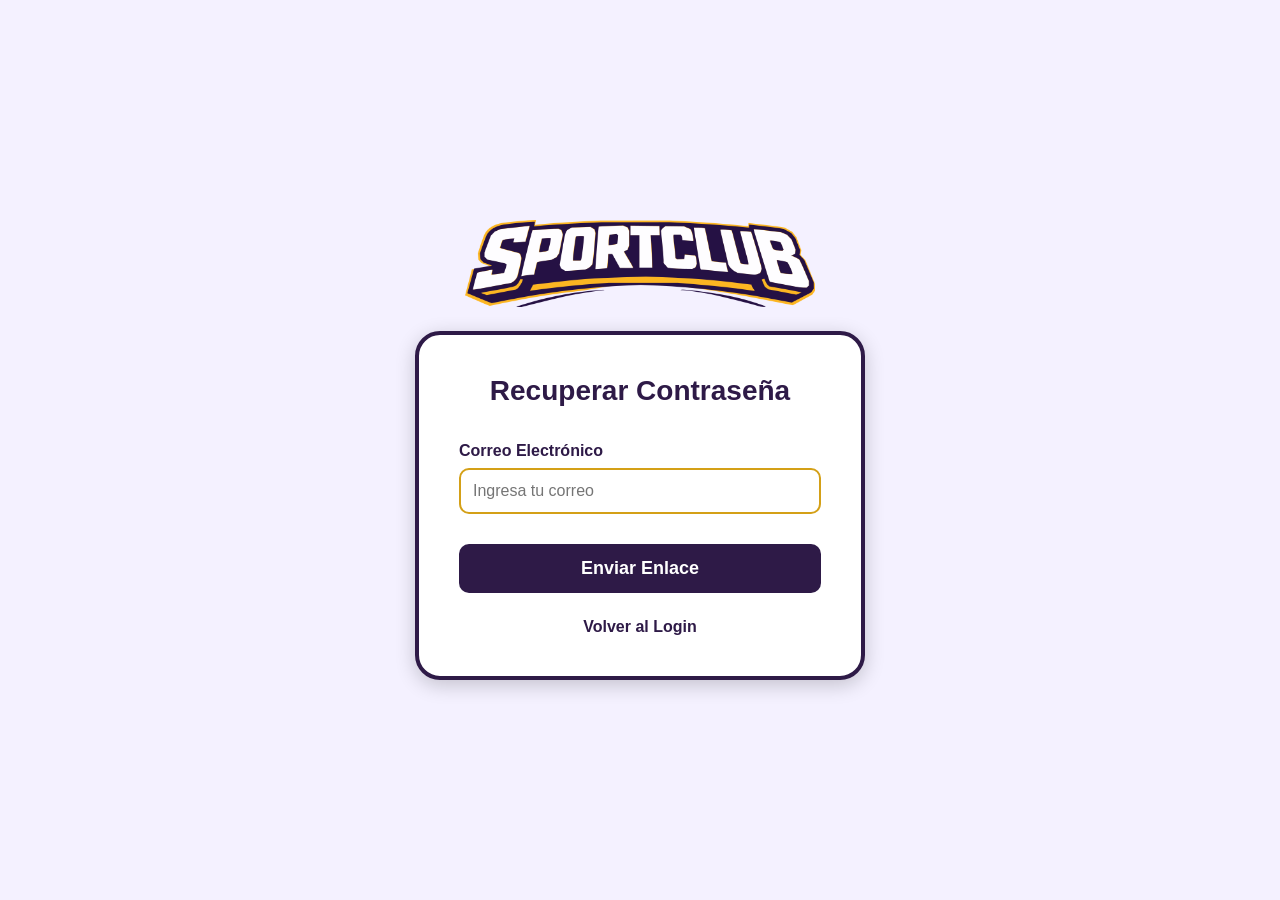
<file: pages/recuperacion.html>
<!DOCTYPE html>
<html lang="es">

<head>
    <meta charset="UTF-8">
    <meta name="viewport" content="width=device-width, initial-scale=1.0">
    <title>Recuperar Contraseña</title>

    <link rel="stylesheet" href="../assets/css/style_login.css">
</head>

<body>

    <div class="contenedor">

        <div class="logo">
            <img src="../assets/img/logo.png" alt="SportClub">
        </div>

        <div class="login-card">

            <h1>Recuperar Contraseña</h1>

            <form>

                <div class="grupo-input">
                    <label for="correo">Correo Electrónico</label>

                    <input
                        type="email"
                        id="correo"
                        placeholder="Ingresa tu correo"
                        required>
                </div>

                <button type="submit">
                    Enviar Enlace
                </button>

            </form>

            <div class="links">
                <a href="login.html">Volver al Login</a>
            </div>

        </div>

    </div>

</body>

</html>
</file>
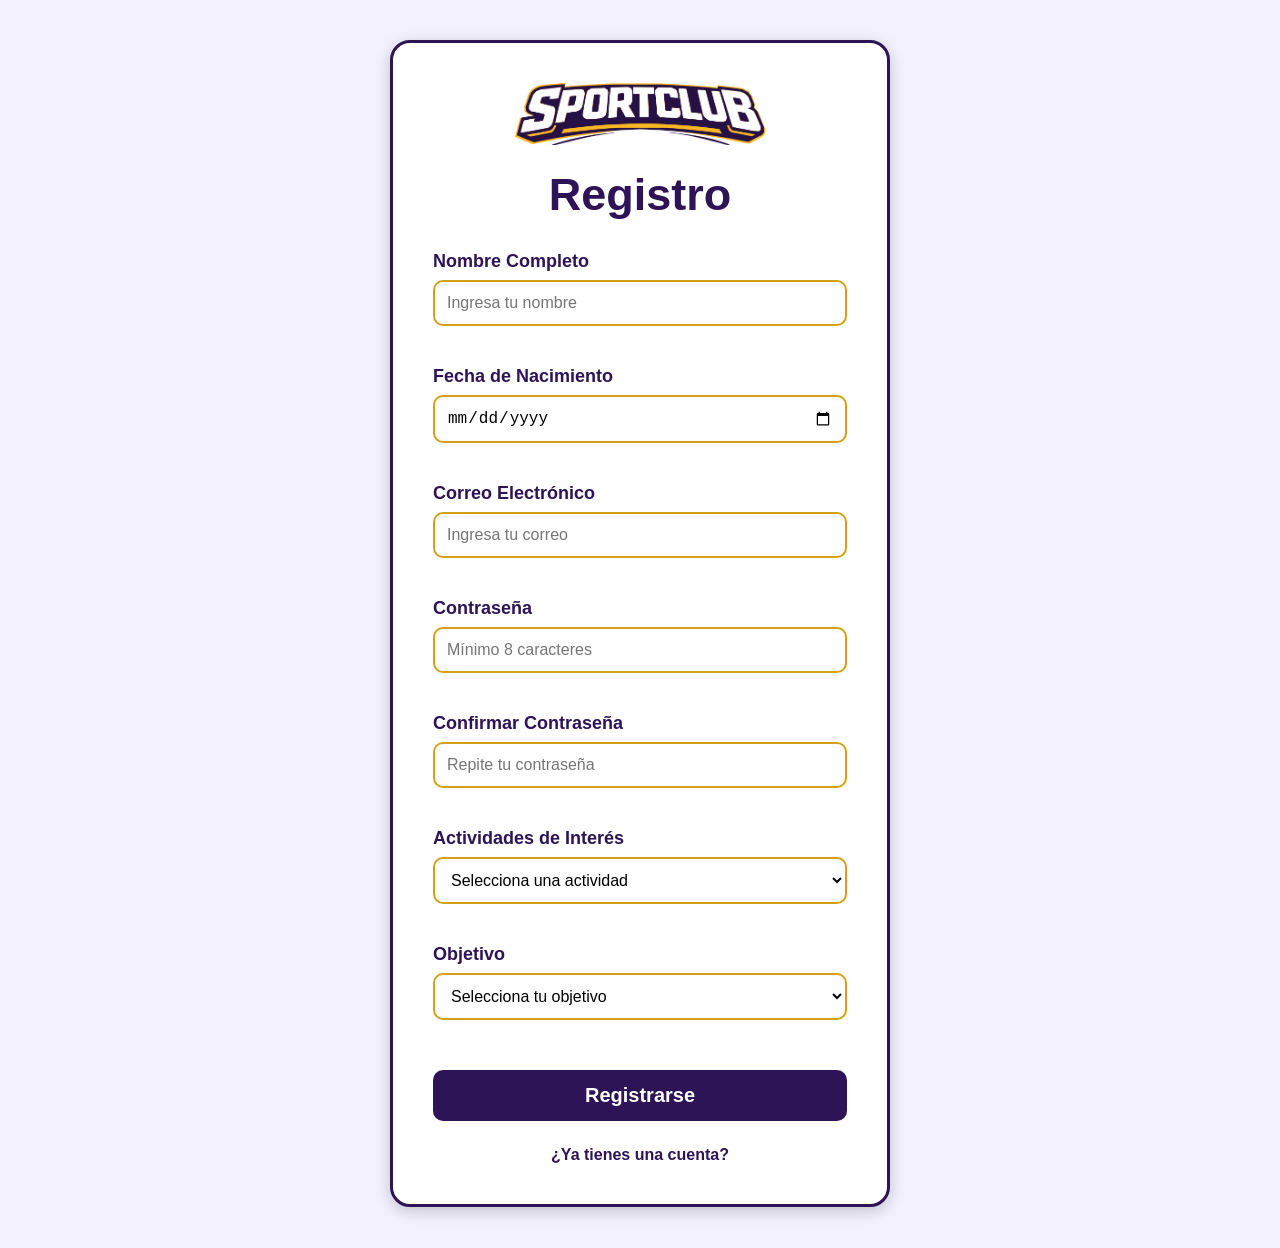
<file: pages/registro.html>
<!DOCTYPE html>
<html lang="es">
<head>
    <meta charset="UTF-8">
    <meta name="viewport" content="width=device-width, initial-scale=1.0">
    <title>Registro SportClub</title>
    <link rel="stylesheet" href="../assets/css/style_registro.css">
</head>
<body>

<main class="contenedor">

    <section class="login-card">

        <header class="logo">
            <img src="../assets/img/logo.png" alt="Logo SportClub">
        </header>

        <h1>Registro</h1>

        <form id="registroForm" novalidate>

            <!-- Nombre -->
            <div class="grupo-input">
                <label for="nombre">Nombre Completo</label>
                <input type="text" id="nombre" placeholder="Ingresa tu nombre">
                <span class="error-msg" id="err-nombre"></span>
            </div>

            <!-- Fecha de nacimiento -->
            <div class="grupo-input">
                <label for="fecha">Fecha de Nacimiento</label>
                <input type="date" id="fecha">
                <span class="error-msg" id="err-fecha"></span>
            </div>

            <!-- Correo -->
            <div class="grupo-input">
                <label for="correo">Correo Electrónico</label>
                <input type="email" id="correo" placeholder="Ingresa tu correo">
                <span class="error-msg" id="err-correo"></span>
            </div>

            <!-- Contraseña -->
            <div class="grupo-input">
                <label for="password">Contraseña</label>
                <input type="password" id="password" placeholder="Mínimo 8 caracteres">
                <span class="error-msg" id="err-password"></span>
            </div>

            <!-- Confirmar contraseña -->
            <div class="grupo-input">
                <label for="confirmar">Confirmar Contraseña</label>
                <input type="password" id="confirmar" placeholder="Repite tu contraseña">
                <span class="error-msg" id="err-confirmar"></span>
            </div>

            <!-- Actividades -->
            <div class="grupo-input">
                <label for="actividad">Actividades de Interés</label>
                <select id="actividad">
                    <option value="">Selecciona una actividad</option>
                    <option value="gimnasio">Gimnasio</option>
                    <option value="running">Running</option>
                    <option value="yoga">Yoga</option>
                    <option value="crossfit">Crossfit</option>
                    <option value="natacion">Natación</option>
                    <option value="ciclismo">Ciclismo</option>
                </select>
                <span class="error-msg" id="err-actividad"></span>
            </div>

            <!-- Objetivo -->
            <div class="grupo-input">
                <label for="objetivo">Objetivo</label>
                <select id="objetivo">
                    <option value="">Selecciona tu objetivo</option>
                    <option value="bajar_peso">Bajar de peso</option>
                    <option value="mantenerse">Mantenerse activo</option>
                    <option value="masa_muscular">Ganar masa muscular</option>
                    <option value="condicion">Mejorar condición física</option>
                    <option value="salud">Mejorar salud</option>
                </select>
                <span class="error-msg" id="err-objetivo"></span>
            </div>

            <!-- Mensaje general -->
            <div id="mensajeGeneral"></div>

            <!-- Botón -->
            <button type="submit" id="btnRegistro">Registrarse</button>

        </form>

        <nav class="links">
            <a href="./login.html">¿Ya tienes una cuenta?</a>
        </nav>

    </section>

</main>

<script>

const formulario = document.getElementById("registroForm");

formulario.addEventListener("submit", async function(event) {

    event.preventDefault();
    limpiarErrores();

    // ── Obtener valores ────────────────────────────────────
    const nombre    = document.getElementById("nombre").value.trim();
    const fecha     = document.getElementById("fecha").value;
    const correo    = document.getElementById("correo").value.trim();
    const password  = document.getElementById("password").value;
    const confirmar = document.getElementById("confirmar").value;
    const actividad = document.getElementById("actividad").value;
    const objetivo  = document.getElementById("objetivo").value;
    const mensaje   = document.getElementById("mensajeGeneral");
    const btn       = document.getElementById("btnRegistro");

    // ── Validaciones ───────────────────────────────────────
    let valido = true;
    const emailRegex = /^[^\s@]+@[^\s@]+\.[^\s@]+$/;

    if (!nombre) {
        mostrarError("nombre", "err-nombre", "El nombre es obligatorio");
        valido = false;
    }

    if (!fecha) {
        mostrarError("fecha", "err-fecha", "La fecha de nacimiento es obligatoria");
        valido = false;
    }

    if (!correo) {
        mostrarError("correo", "err-correo", "El correo es obligatorio");
        valido = false;
    } else if (!emailRegex.test(correo)) {
        mostrarError("correo", "err-correo", "Formato de correo inválido");
        valido = false;
    }

    if (!password) {
        mostrarError("password", "err-password", "La contraseña es obligatoria");
        valido = false;
    } else if (password.length < 8) {
        mostrarError("password", "err-password", "Contraseña mínima 8 caracteres");
        valido = false;
    }

    if (!confirmar) {
        mostrarError("confirmar", "err-confirmar", "Debes confirmar tu contraseña");
        valido = false;
    } else if (password !== confirmar) {
        mostrarError("confirmar", "err-confirmar", "Las contraseñas no coinciden");
        valido = false;
    }

    if (!actividad) {
        mostrarError("actividad", "err-actividad", "Selecciona una actividad");
        valido = false;
    }

    if (!objetivo) {
        mostrarError("objetivo", "err-objetivo", "Selecciona un objetivo");
        valido = false;
    }

    if (!valido) return;

    // ── Llamada a la API ───────────────────────────────────
    btn.textContent = "Registrando...";
    btn.disabled = true;

    const body = {
        full_name:  nombre,
        email:      correo,
        password:   password,
        birth_date: fecha,
        metadata: {
            sports: [
                { name: actividad, frequency_per_week: 1 }
            ],
            objetivo: objetivo
        }
    };

    try {

        const respuesta = await fetch("https://frontend-backend-clubdeportivo.onrender.com/api/auth/register", {
            method: "POST",
            headers: { "Content-Type": "application/json" },
            body: JSON.stringify(body)
        });

        const resultado = await respuesta.json();
        console.log(resultado);

        if (respuesta.ok) {

            mensaje.style.color = "#27ae60";
            mensaje.textContent = "✅ Cuenta creada correctamente. Redirigiendo al login...";

            setTimeout(() => {
                window.location.href = "./login.html";
            }, 1500);

        } else {

            mensaje.style.color = "#e74c3c";
            mensaje.textContent = resultado.message || "Error al registrar usuario";

            btn.textContent = "Registrarse";
            btn.disabled = false;
        }

    } catch (error) {

        console.error(error);
        mensaje.style.color = "#e74c3c";
        mensaje.textContent = "❌ Error de conexión con el servidor";

        btn.textContent = "Registrarse";
        btn.disabled = false;
    }

});

// ── Helpers ────────────────────────────────────────────────

function mostrarError(inputId, errorId, texto) {
    const input = document.getElementById(inputId);
    const error = document.getElementById(errorId);
    if (input) input.style.borderColor = "#e74c3c";
    if (error) error.textContent = texto;
}

function limpiarErrores() {
    ["nombre", "fecha", "correo", "password", "confirmar", "actividad", "objetivo"].forEach(id => {
        const el = document.getElementById(id);
        if (el) el.style.borderColor = "";
    });
    ["err-nombre", "err-fecha", "err-correo", "err-password", "err-confirmar", "err-actividad", "err-objetivo"].forEach(id => {
        const el = document.getElementById(id);
        if (el) el.textContent = "";
    });
    const msg = document.getElementById("mensajeGeneral");
    if (msg) msg.textContent = "";
}

</script>
</body>
</html>
</file>
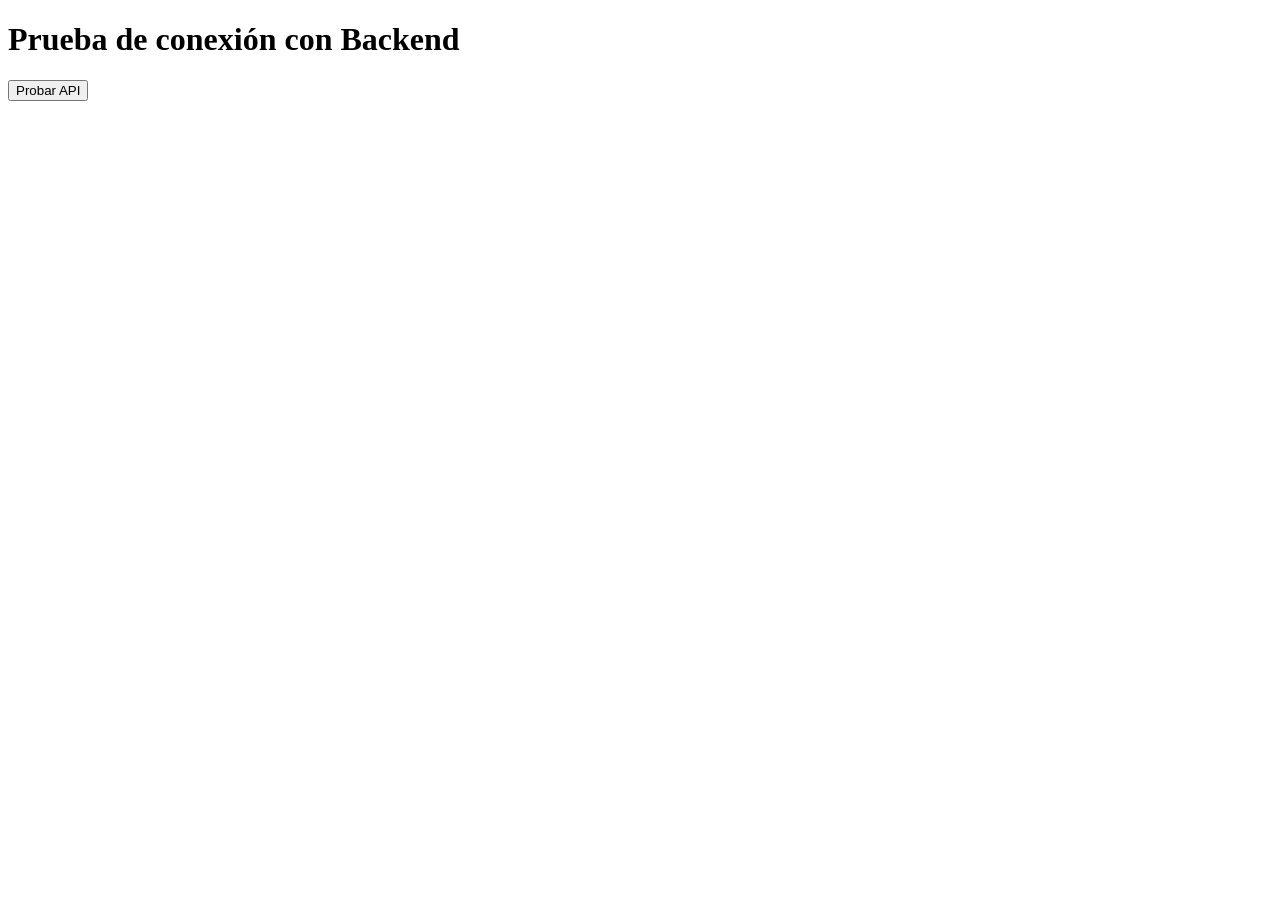
<file: pages/test-api.html>
<!DOCTYPE html>
<html lang="es">

<head>
    <meta charset="UTF-8">
    <title>Prueba API</title>
</head>

<body>

    <h1>Prueba de conexión con Backend</h1>

    <button onclick="probarAPI()">
        Probar API
    </button>

    <pre id="resultado"></pre>

    <script>

        async function probarAPI() {

            try {

                const respuesta = await fetch(
                    "https://frontend-backend-clubdeportivo.onrender.com/api/users"
                );

                const datos = await respuesta.json();

                document.getElementById("resultado").textContent =
                    JSON.stringify(datos, null, 2);

            }

            catch(error) {

                console.log(error);

            }

        }

    </script>

</body>

</html>
</file>
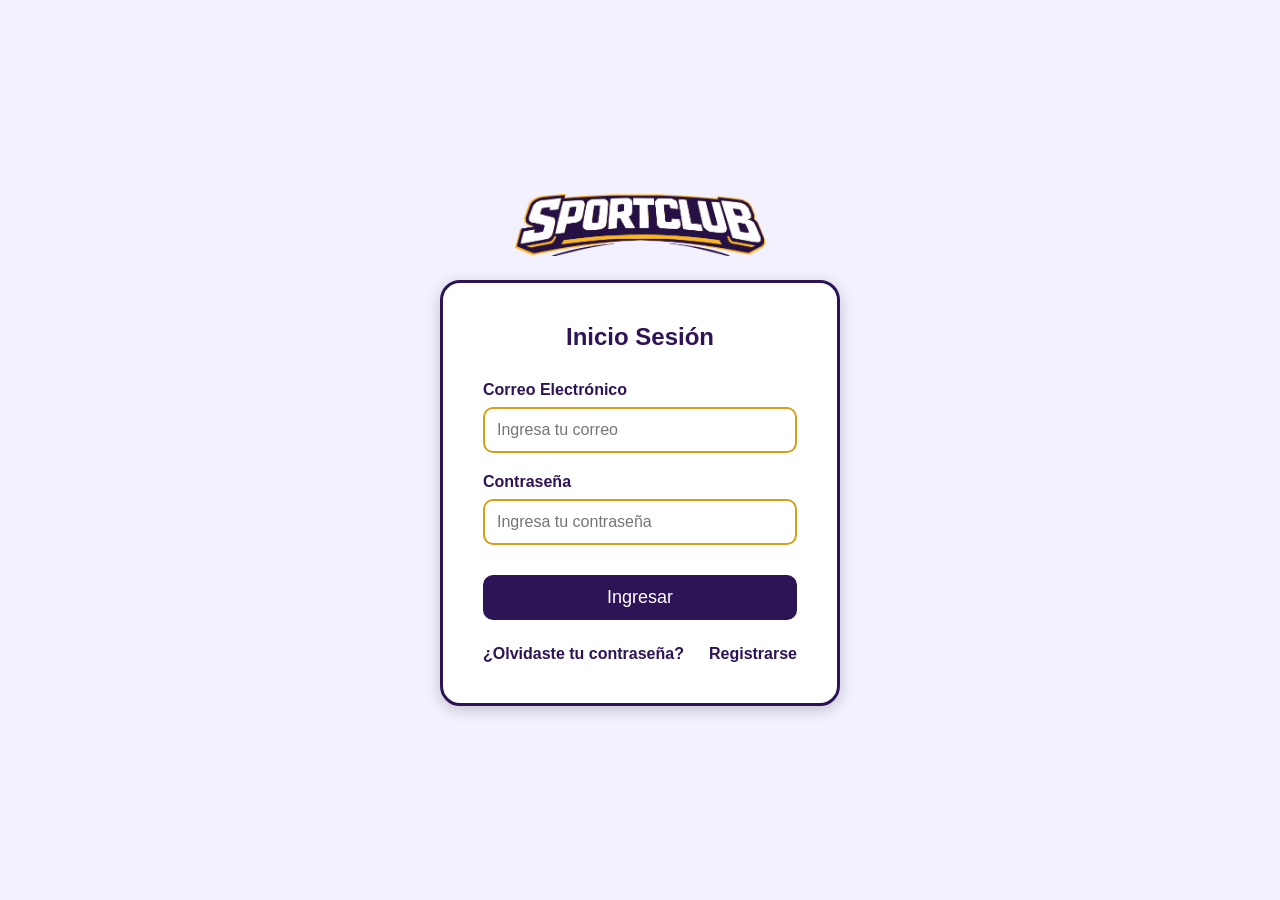
<file: pages/usuarios.html>
<!DOCTYPE html>
<html lang="es">
<head>
    <meta charset="UTF-8">
    <meta name="viewport" content="width=device-width, initial-scale=1.0">
    <title>Gestión de Usuarios - SportClub</title>
    <link href="https://cdn.jsdelivr.net/npm/bootstrap@5.3.7/dist/css/bootstrap.min.css" rel="stylesheet">
    <style>
        body {
            background-color: #f0f2f5;
            font-family: 'Segoe UI', sans-serif;
        }

        /* ── SIDEBAR ── */
        .sidebar {
            width: 220px;
            min-height: 100vh;
            background: #1a1f2e;
            position: fixed;
            top: 0;
            left: 0;
            display: flex;
            flex-direction: column;
            z-index: 100;
        }
        .sidebar-brand {
            padding: 20px 20px 10px;
            color: #fff;
            font-size: 1.1rem;
            font-weight: 700;
            border-bottom: 1px solid #2d3447;
        }
        .sidebar-brand span { color: #4f8ef7; }
        .sidebar-user {
            padding: 16px 20px;
            border-bottom: 1px solid #2d3447;
        }
        .sidebar-user .user-name {
            color: #fff;
            font-size: 0.9rem;
            font-weight: 600;
            margin: 0;
        }
        .sidebar-user .user-role {
            color: #8896b3;
            font-size: 0.75rem;
        }
        .sidebar-nav { flex: 1; padding: 12px 0; }
        .sidebar-nav a {
            display: flex;
            align-items: center;
            gap: 10px;
            padding: 10px 20px;
            color: #8896b3;
            text-decoration: none;
            font-size: 0.88rem;
            transition: background 0.2s, color 0.2s;
        }
        .sidebar-nav a:hover { background: #2d3447; color: #fff; }
        .sidebar-nav a.active {
            background: #2d3447;
            color: #4f8ef7;
            border-left: 3px solid #4f8ef7;
        }
        .sidebar-footer { padding: 16px 20px; border-top: 1px solid #2d3447; }
        .sidebar-footer a {
            color: #8896b3;
            text-decoration: none;
            font-size: 0.85rem;
        }
        .sidebar-footer a:hover { color: #e74c3c; }

        /* ── MAIN ── */
        .main-content { margin-left: 220px; padding: 28px 32px; }
        .page-header {
            display: flex;
            justify-content: space-between;
            align-items: flex-start;
            margin-bottom: 24px;
        }
        .page-header h1 {
            font-size: 1.6rem;
            font-weight: 700;
            color: #1a1f2e;
            margin: 0;
        }
        .page-header p {
            color: #6c757d;
            margin: 2px 0 0;
            font-size: 0.9rem;
        }

        /* ── TABLA ── */
        .card {
            border: none;
            border-radius: 12px;
            box-shadow: 0 2px 12px rgba(0,0,0,0.07);
        }
        .card-header {
            background: #fff;
            border-bottom: 1px solid #e9ecef;
            border-radius: 12px 12px 0 0 !important;
            padding: 16px 20px;
            font-weight: 600;
            color: #1a1f2e;
        }
        .table th {
            font-size: 0.8rem;
            text-transform: uppercase;
            letter-spacing: 0.05em;
            color: #8896b3;
            font-weight: 600;
            border-bottom: 2px solid #e9ecef;
        }
        .table td {
            vertical-align: middle;
            font-size: 0.88rem;
            color: #2d3447;
        }
        .table tbody tr:hover { background-color: #f8f9ff; }

        /* ── BADGES ── */
        .badge-rol {
            padding: 4px 10px;
            border-radius: 20px;
            font-size: 0.75rem;
            font-weight: 600;
        }
        .badge-admin { background: #fde8e8; color: #c0392b; }
        .badge-coach { background: #e8f0fe; color: #2563eb; }
        .badge-user  { background: #e8f5e9; color: #27ae60; }

        /* ── FORMULARIO ── */
        .form-card {
            border: none;
            border-radius: 12px;
            box-shadow: 0 2px 12px rgba(0,0,0,0.07);
            margin-top: 24px;
        }
        .form-card .card-header {
            background: #1a1f2e;
            color: #fff;
            border-radius: 12px 12px 0 0 !important;
        }
        .form-label {
            font-size: 0.83rem;
            font-weight: 600;
            color: #4a5568;
            margin-bottom: 4px;
        }
        .form-control, .form-select {
            border-radius: 8px;
            border: 1.5px solid #dee2e6;
            font-size: 0.88rem;
            transition: border-color 0.2s;
        }
        .form-control:focus, .form-select:focus {
            border-color: #4f8ef7;
            box-shadow: 0 0 0 3px rgba(79,142,247,0.12);
        }
        .form-control.is-invalid { border-color: #e74c3c; }
        .error-msg {
            color: #e74c3c;
            font-size: 0.78rem;
            margin-top: 4px;
            display: none;
        }

        /* ── BOTONES ── */
        .btn-primary-custom {
            background: #4f8ef7;
            border: none;
            border-radius: 8px;
            color: #fff;
            padding: 8px 18px;
            font-size: 0.88rem;
            font-weight: 600;
            cursor: pointer;
            transition: background 0.2s;
        }
        .btn-primary-custom:hover { background: #2563eb; }
        .btn-edit {
            background: #fff8e1;
            border: 1px solid #f59e0b;
            color: #b45309;
            border-radius: 6px;
            padding: 4px 10px;
            font-size: 0.8rem;
            cursor: pointer;
            transition: background 0.2s;
        }
        .btn-edit:hover { background: #fef3c7; }
        .btn-delete {
            background: #fef2f2;
            border: 1px solid #e74c3c;
            color: #c0392b;
            border-radius: 6px;
            padding: 4px 10px;
            font-size: 0.8rem;
            cursor: pointer;
            transition: background 0.2s;
        }
        .btn-delete:hover { background: #fee2e2; }
        .btn-cancel {
            background: #f1f3f4;
            border: none;
            border-radius: 8px;
            color: #4a5568;
            padding: 8px 18px;
            font-size: 0.88rem;
            font-weight: 600;
            cursor: pointer;
        }
        .btn-cancel:hover { background: #e2e8f0; }
        .btn-save {
            background: #27ae60;
            border: none;
            border-radius: 8px;
            color: #fff;
            padding: 8px 18px;
            font-size: 0.88rem;
            font-weight: 600;
            cursor: pointer;
            transition: background 0.2s;
        }
        .btn-save:hover { background: #219a52; }

        /* ── TOAST ── */
        .toast-container {
            position: fixed;
            top: 20px;
            right: 20px;
            z-index: 9999;
        }
        .toast-msg {
            background: #1a1f2e;
            color: #fff;
            padding: 12px 20px;
            border-radius: 10px;
            font-size: 0.88rem;
            box-shadow: 0 4px 16px rgba(0,0,0,0.2);
            animation: slideIn 0.3s ease;
            margin-bottom: 8px;
        }
        .toast-msg.success { border-left: 4px solid #27ae60; }
        .toast-msg.error   { border-left: 4px solid #e74c3c; }
        @keyframes slideIn {
            from { transform: translateX(40px); opacity: 0; }
            to   { transform: translateX(0);    opacity: 1; }
        }

        .loading-row td {
            text-align: center;
            color: #8896b3;
            padding: 40px !important;
        }
    </style>
</head>
<body>

<!-- SIDEBAR -->
<aside class="sidebar">
    <div class="sidebar-brand">🏋 Sport<span>Club</span></div>
    <div class="sidebar-user">
        <p class="user-name" id="sidebarNombre">Cargando...</p>
        <span class="user-role" id="sidebarRol">—</span>
    </div>
    <nav class="sidebar-nav">
        <a href="dashboard_admin.html">
    Dashboard
</a>
        <a href="usuarios.html" class="active">👥 Usuarios</a>
        <a href="perfil.html">👤 Perfil</a>
    </nav>
    <div class="sidebar-footer">
        <a href="#" onclick="cerrarSesion()">🚪 Cerrar Sesión</a>
    </div>
</aside>

<!-- CONTENIDO -->
<main class="main-content">

    <div class="page-header">
        <div>
            <h1>👥 Gestión de Usuarios</h1>
            <p>Administra los usuarios del sistema</p>
        </div>
        <button class="btn-primary-custom" onclick="mostrarFormularioNuevo()">
            ➕ Nuevo Usuario
        </button>
    </div>

    <!-- Tabla -->
    <div class="card">
        <div class="card-header">Lista de Usuarios</div>
        <div class="card-body p-0">
            <table class="table table-hover mb-0">
                <thead>
                    <tr>
                        <th class="ps-4">ID</th>
                        <th>Nombre Completo</th>
                        <th>Email</th>
                        <th>Rol</th>
                        <th>Fecha Registro</th>
                        <th>Acciones</th>
                    </tr>
                </thead>
                <tbody id="tablaUsuarios">
                    <tr class="loading-row">
                        <td colspan="6">⏳ Cargando usuarios...</td>
                    </tr>
                </tbody>
            </table>
        </div>
    </div>

    <!-- Formulario crear / editar -->
    <div class="form-card card" id="formularioUsuario" style="display:none;">
        <div class="card-header" id="formTitulo">➕ Nuevo Usuario</div>
        <div class="card-body p-4">

            <input type="hidden" id="usuarioIdEditar">

            <div class="row g-3">
                <div class="col-md-6">
                    <label class="form-label">Nombre Completo *</label>
                    <input type="text" id="nombre" class="form-control" placeholder="Ej: Juan Pérez">
                    <span class="error-msg" id="err-nombre"></span>
                </div>
                <div class="col-md-6">
                    <label class="form-label">Email *</label>
                    <input type="email" id="email" class="form-control" placeholder="Ej: juan@demo.cl">
                    <span class="error-msg" id="err-email"></span>
                </div>
                <div class="col-md-6">
                    <label class="form-label">Rol *</label>
                    <select id="rol" class="form-select">
                        <option value="user">User</option>
                        <option value="coach">Coach</option>
                        <option value="admin">Admin</option>
                    </select>
                </div>
                <div class="col-md-6" id="campoPassword">
                    <label class="form-label">Contraseña *</label>
                    <input type="password" id="password" class="form-control" placeholder="Mínimo 8 caracteres">
                    <span class="error-msg" id="err-password"></span>
                </div>
                <div class="col-md-6" id="campoConfirmar">
                    <label class="form-label">Confirmar Contraseña *</label>
                    <input type="password" id="confirmarPassword" class="form-control" placeholder="Repite la contraseña">
                    <span class="error-msg" id="err-confirmar"></span>
                </div>
            </div>

            <div class="d-flex gap-2 mt-4">
                <button class="btn-save" id="btnGuardar" onclick="guardarUsuario()">
                    💾 Guardar Usuario
                </button>
                <button class="btn-cancel" onclick="cancelarFormulario()">
                    Cancelar
                </button>
            </div>

        </div>
    </div>

</main>

<div class="toast-container" id="toastContainer"></div>

<!-- JAVASCRIPT -->
<script>

const API = "https://frontend-backend-clubdeportivo.onrender.com";
let modoEdicion = false;

// ── Inicialización
document.addEventListener("DOMContentLoaded", () => {
    const token = localStorage.getItem("token");
    if (!token) {
        window.location.href = "login.html";
        return;
    }
    cargarInfoSidebar();
    cargarUsuarios();
});

// ── Sidebar
async function cargarInfoSidebar() {
    const token = localStorage.getItem("token");
    try {
        const res = await fetch(`${API}/api/auth/me`, {
            headers: { Authorization: `Bearer ${token}` }
        });
        const resultado = await res.json();
        const usuario = resultado.data || resultado;
        document.getElementById("sidebarNombre").textContent = usuario.full_name || "Usuario";
        document.getElementById("sidebarRol").textContent = usuario.role || "";
    } catch (err) {
        console.error("Error cargando sidebar:", err);
    }
}

// ── Listar usuarios
async function cargarUsuarios() {
    const token = localStorage.getItem("token");
    const tabla = document.getElementById("tablaUsuarios");

    tabla.innerHTML = `<tr class="loading-row"><td colspan="6">⏳ Cargando usuarios...</td></tr>`;

    try {
        const res = await fetch(`${API}/api/users`, {
            headers: { Authorization: `Bearer ${token}` }
        });

        if (res.status === 401) {
            mostrarToast("Sesión expirada. Inicia sesión nuevamente.", "error");
            setTimeout(() => window.location.href = "login.html", 2000);
            return;
        }

        const resultado = await res.json();
        const usuarios = resultado.data || resultado.users || resultado;

        if (!Array.isArray(usuarios) || usuarios.length === 0) {
            tabla.innerHTML = `<tr class="loading-row"><td colspan="6">No hay usuarios registrados.</td></tr>`;
            return;
        }

        tabla.innerHTML = "";

        usuarios.forEach(usuario => {
            const fila = document.createElement("tr");
            fila.innerHTML = `
                <td class="ps-4 text-muted">#${usuario.id}</td>
                <td><strong>${capitalizarNombre(usuario.full_name)}</strong></td>
                <td>${(usuario.email || "").toLowerCase()}</td>
                <td>${badgeRol(usuario.role)}</td>
                <td>${formatearFecha(usuario.createdAt)}</td>
                <td>
                    <button class="btn-edit me-1" onclick="editarUsuario(${usuario.id})">✏️ Editar</button>
                    <button class="btn-delete" onclick="eliminarUsuario(${usuario.id}, '${usuario.full_name}')">🗑️ Eliminar</button>
                </td>
            `;
            tabla.appendChild(fila);
        });

    } catch (err) {
        console.error("Error:", err);
        tabla.innerHTML = `<tr class="loading-row"><td colspan="6">❌ Error al cargar usuarios.</td></tr>`;
    }
}

// ── Mostrar formulario NUEVO
function mostrarFormularioNuevo() {
    modoEdicion = false;
    document.getElementById("usuarioIdEditar").value = "";
    document.getElementById("nombre").value = "";
    document.getElementById("email").value = "";
    document.getElementById("rol").value = "user";
    document.getElementById("password").value = "";
    document.getElementById("confirmarPassword").value = "";
    document.getElementById("formTitulo").textContent = "➕ Nuevo Usuario";
    document.getElementById("btnGuardar").textContent = "💾 Guardar Usuario";
    document.getElementById("campoPassword").style.display = "block";
    document.getElementById("campoConfirmar").style.display = "block";
    limpiarErrores();
    document.getElementById("formularioUsuario").style.display = "block";
    document.getElementById("formularioUsuario").scrollIntoView({ behavior: "smooth" });
}

// ── Cargar datos para EDITAR
async function editarUsuario(id) {
    const token = localStorage.getItem("token");
    try {
        const res = await fetch(`${API}/api/users/${id}`, {
            headers: { Authorization: `Bearer ${token}` }
        });
        const resultado = await res.json();
        const usuario = resultado.data || resultado;

        modoEdicion = true;
        document.getElementById("usuarioIdEditar").value = id;
        document.getElementById("nombre").value = usuario.full_name || "";
        document.getElementById("email").value = usuario.email || "";
        document.getElementById("rol").value = usuario.role || "user";
        document.getElementById("password").value = "";
        document.getElementById("confirmarPassword").value = "";
        document.getElementById("formTitulo").textContent = `✏️ Editar Usuario — ${usuario.full_name}`;
        document.getElementById("btnGuardar").textContent = "💾 Guardar Cambios";
        document.getElementById("campoPassword").style.display = "none";
        document.getElementById("campoConfirmar").style.display = "none";
        limpiarErrores();
        document.getElementById("formularioUsuario").style.display = "block";
        document.getElementById("formularioUsuario").scrollIntoView({ behavior: "smooth" });

    } catch (err) {
        console.error("Error:", err);
        mostrarToast("Error al cargar datos del usuario", "error");
    }
}

// ── Guardar (crear o editar)
async function guardarUsuario() {
    if (!validarFormulario()) return;

    const token = localStorage.getItem("token");
    const id = document.getElementById("usuarioIdEditar").value;

    const body = {
        full_name: document.getElementById("nombre").value.trim(),
        email:     document.getElementById("email").value.trim(),
        role:      document.getElementById("rol").value
    };

    if (!modoEdicion) {
        body.password = document.getElementById("password").value;
    }

    const url    = modoEdicion ? `${API}/api/users/${id}` : `${API}/api/users`;
    const metodo = modoEdicion ? "PUT" : "POST";

    try {
        const res = await fetch(url, {
            method: metodo,
            headers: {
                "Content-Type": "application/json",
                Authorization: `Bearer ${token}`
            },
            body: JSON.stringify(body)
        });

        const resultado = await res.json();

        if (res.ok) {
            mostrarToast(
                modoEdicion ? "✅ Usuario actualizado correctamente" : "✅ Usuario creado correctamente",
                "success"
            );
            cancelarFormulario();
            cargarUsuarios();
        } else {
            mostrarToast(resultado.message || "Error al guardar", "error");
        }

    } catch (err) {
        console.error("Error:", err);
        mostrarToast("Error de conexión con el servidor", "error");
    }
}

// ── Eliminar usuario
async function eliminarUsuario(id, nombre) {
    const confirmar = confirm(`¿Deseas eliminar al usuario "${nombre}"?\nEsta acción no se puede deshacer.`);
    if (!confirmar) return;

    const token = localStorage.getItem("token");

    try {
        const res = await fetch(`${API}/api/users/${id}`, {
            method: "DELETE",
            headers: { Authorization: `Bearer ${token}` }
        });

        if (res.ok) {
            mostrarToast("✅ Usuario eliminado correctamente", "success");
            cargarUsuarios();
        } else {
            const resultado = await res.json();
            mostrarToast(resultado.message || "Error al eliminar", "error");
        }

    } catch (err) {
        console.error("Error:", err);
        mostrarToast("Error de conexión", "error");
    }
}

// ── Cancelar formulario
function cancelarFormulario() {
    document.getElementById("formularioUsuario").style.display = "none";
    limpiarErrores();
    modoEdicion = false;
}

// ── Cerrar sesión
function cerrarSesion() {
    localStorage.removeItem("token");
    window.location.href = "login.html";
}

// ══ VALIDACIONES ══════════════════════════════════════

function validarFormulario() {
    limpiarErrores();
    let valido = true;

    const nombre    = document.getElementById("nombre").value.trim();
    const email     = document.getElementById("email").value.trim();
    const password  = document.getElementById("password").value;
    const confirmar = document.getElementById("confirmarPassword").value;
    const emailRegex = /^[^\s@]+@[^\s@]+\.[^\s@]+$/;

    if (!nombre) {
        mostrarError("nombre", "err-nombre", "El nombre es obligatorio");
        valido = false;
    }

    if (!email) {
        mostrarError("email", "err-email", "El email es obligatorio");
        valido = false;
    } else if (!emailRegex.test(email)) {
        mostrarError("email", "err-email", "Formato de email inválido");
        valido = false;
    }

    if (!modoEdicion) {
        if (!password || password.length < 8) {
            mostrarError("password", "err-password", "Contraseña mínima 8 caracteres");
            valido = false;
        }
        if (!confirmar || password !== confirmar) {
            mostrarError("confirmarPassword", "err-confirmar", "Las contraseñas no coinciden");
            valido = false;
        }
    }

    return valido;
}

function mostrarError(inputId, errorId, mensaje) {
    const input = document.getElementById(inputId);
    const error = document.getElementById(errorId);
    if (input) input.classList.add("is-invalid");
    if (error) { error.textContent = mensaje; error.style.display = "block"; }
}

function limpiarErrores() {
    ["nombre", "email", "password", "confirmarPassword"].forEach(id => {
        const el = document.getElementById(id);
        if (el) el.classList.remove("is-invalid");
    });
    ["err-nombre", "err-email", "err-password", "err-confirmar"].forEach(id => {
        const el = document.getElementById(id);
        if (el) el.style.display = "none";
    });
}

// ══ HELPERS ═══════════════════════════════════════════

function badgeRol(role) {
    const clases = { admin: "badge-admin", coach: "badge-coach", user: "badge-user" };
    const clase = clases[role] || "badge-user";
    return `<span class="badge-rol ${clase}">${role || "user"}</span>`;
}

function formatearFecha(fecha) {
    if (!fecha) return "—";
    const d = new Date(fecha);
    if (isNaN(d)) return "—";
    const dia  = String(d.getDate()).padStart(2, "0");
    const mes  = String(d.getMonth() + 1).padStart(2, "0");
    const anio = d.getFullYear();
    return `${dia}/${mes}/${anio}`;
}

function capitalizarNombre(nombre) {
    if (!nombre) return "";
    return nombre.toLowerCase().split(" ").map(p => p.charAt(0).toUpperCase() + p.slice(1)).join(" ");
}

function mostrarToast(mensaje, tipo = "success") {
    const container = document.getElementById("toastContainer");
    const toast = document.createElement("div");
    toast.className = `toast-msg ${tipo}`;
    toast.textContent = mensaje;
    container.appendChild(toast);
    setTimeout(() => toast.remove(), 3500);
}

</script>
</body>
</html>
</file>
<file: assets/css/style_index.css>
/* RESET GENERAL */

*{
    margin: 0;
    padding: 0;
    box-sizing: border-box;
}

/* CUERPO */

body{
    font-family: Arial, Helvetica, sans-serif;
    background-color: #f4f1ff;
}

/* HEADER */

header{
    display: flex;
    justify-content: space-between;
    align-items: center;
    padding: 20px 50px;
}

header img{
    width: 220px;
}

/* MENÚ */

nav{
    display: flex;
    gap: 25px;
}

nav a{
    text-decoration: none;
    color: #2E1A47;
    font-weight: bold;
}

nav a:hover{
    color: #F2B705;
}

/* HERO */

#hero{
    height: 80vh;

    background-image: url("../img/hero/hero.jpg");
    background-size: cover;
    background-position: center;

    display: flex;
    flex-direction: column;
    justify-content: center;
    align-items: center;

    text-align: center;

    color: white;

    position: relative;
}

#hero::before{
    content: "";

    position: absolute;

    top: 0;
    left: 0;

    width: 100%;
    height: 100%;

    background-color: rgba(0,0,0,0.5);
}

#hero h1,
#hero p,
#hero a{
    position: relative;
    z-index: 1;
}

#hero h1{
    color: white;
    font-size: 60px;
    margin-bottom: 20px;
}

#hero p{
    font-size: 22px;
    margin-bottom: 30px;
}

#hero a{
    background-color: #F2B705;
    color: #2E1A47;

    text-decoration: none;

    padding: 15px 35px;

    border-radius: 10px;

    font-weight: bold;

    position: relative;
    z-index: 1;
}

#hero a:hover{
    background-color: #F2B705;
    color: #2E1A47;
}

/* BENEFICIOS */

#beneficios{
    padding: 80px 50px;
}

#beneficios h2{
    text-align: center;
    color: #2E1A47;
    font-size: 40px;
    margin-bottom: 50px;
}

.beneficios-container{
    display: flex;
    justify-content: center;
    gap: 30px;
    flex-wrap: wrap;
}

.beneficio-card{

    background-color: white;

    width: 300px;

    padding: 30px;

    border-radius: 15px;

    text-align: center;

    box-shadow: 0px 4px 15px rgba(0,0,0,0.15);

    border-top: 5px solid #F2B705;
}

.beneficio-card h3{
    color: #2E1A47;
    margin-bottom: 15px;
}

.beneficio-card p{
    color: #555;
    line-height: 1.5;
}

.beneficio-card:hover{
    transform: translateY(-8px);
    transition: 0.3s;
}

/* PLANES */

#planes{
    padding: 80px 50px;
}

#planes h2{
    text-align: center;
    color: #2E1A47;
    font-size: 40px;
    margin-bottom: 50px;
}

.planes-container{
    display: flex;
    justify-content: center;
    gap: 30px;
    flex-wrap: wrap;
}

.plan-card{

    background-color: white;

    width: 320px;

    padding: 30px;

    border-radius: 15px;

    box-shadow: 0px 4px 15px rgba(0,0,0,0.15);

    text-align: center;

    border-top: 5px solid #2E1A47;
}

.plan-card h3{
    color: #2E1A47;
    font-size: 28px;
    margin-bottom: 15px;
}

.plan-card p{
    font-size: 24px;
    font-weight: bold;
    color: #F2B705;
    margin-bottom: 20px;
}

.plan-card ul{
    list-style: none;
}

.plan-card li{
    margin-bottom: 10px;
}

.plan-card:hover{
    transform: translateY(-8px);
    transition: 0.3s;
}

/* SOBRE SPORTCLUB */

#sobre-club{
    padding: 80px 50px;
}

#sobre-club h2{
    text-align: center;
    color: #2E1A47;
    font-size: 40px;
    margin-bottom: 50px;
}

.sobre-container{
    display: flex;
    justify-content: center;
    gap: 30px;
    flex-wrap: wrap;
}

.sobre-card{
    background-color: white;
    width: 300px;
    min-height: 280px;
    padding: 30px;
    border-radius: 15px;
    box-shadow: 0px 4px 15px rgba(0,0,0,0.15);
    border-top: 5px solid #F2B705;
}

.sobre-card h3{
    color: #2E1A47;
    margin-bottom: 20px;
    text-align: center;
}

.sobre-card p{
    color: #555;
    line-height: 1.7;
    text-align: justify;
}

.sobre-card:hover{
    transform: translateY(-8px);
    transition: 0.3s;
}

/* FOOTER */

footer{
    background-color: #2E1A47;

    color: white;

    text-align: center;

    padding: 50px 20px;

    margin-top: 80px;
}

footer h3{
    color: #F2B705;

    margin-bottom: 15px;

    font-size: 28px;
}

footer p{
    margin-bottom: 10px;

    font-size: 18px;
}

footer a{
    color: white;

    text-decoration: none;

    margin: 0 10px;

    font-weight: bold;
}

footer a:hover{
    color: #F2B705;
}
</file>
<file: assets/css/style_registro.css>
*{
    margin: 0;
    padding: 0;
    box-sizing: border-box;
}

body{

    font-family: Arial, Helvetica, sans-serif;

    background-color: #f4f1ff;

    min-height: 100vh;

    display: flex;

    justify-content: center;

    align-items: center;

    padding: 40px;
}

.contenedor{

    width: 100%;

    max-width: 500px;
}

.logo{

    text-align: center;

    margin-bottom: 20px;
}

.logo img{

    width: 250px;
}

.login-card{

    background-color: white;

    padding: 40px;

    border: 3px solid #2d1457;

    border-radius: 20px;

    box-shadow: 0px 4px 15px rgba(0,0,0,0.2);
}

h1{

    text-align: center;

    color: #2d1457;

    margin-bottom: 30px;

    font-size: 45px;
}

.grupo-input{

    margin-bottom: 20px;
}

label{

    display: block;

    margin-bottom: 8px;

    color: #2d1457;

    font-weight: bold;

    font-size: 18px;
}

input,
select{

    width: 100%;

    padding: 12px;

    border: 2px solid #d4a017;

    border-radius: 10px;

    font-size: 16px;

    background-color: white;
}

button{

    width: 100%;

    padding: 14px;

    border: none;

    border-radius: 10px;

    background-color: #2d1457;

    color: white;

    font-size: 20px;

    font-weight: bold;

    cursor: pointer;

    margin-top: 10px;
}

button:hover{

    background-color: #d4a017;

    color: #2d1457;
}

.links{

    margin-top: 25px;

    text-align: center;
}

.links a{

    text-decoration: none;

    color: #2d1457;

    font-weight: bold;
}

.links a:hover{

    color: #d4a017;
}
.error-msg {
    color: #e74c3c;
    font-size: 0.78rem;
    margin-top: 4px;
    display: block;
    min-height: 16px;
}
</file>
<file: assets/css/style_dashboard.css>
* {
    margin: 0;
    padding: 0;
    box-sizing: border-box;
}

body {
    font-family: 'Segoe UI', Arial, sans-serif;
    background-color: #f0f2f5;
}

/* ══ SIDEBAR ══════════════════════════════════════════ */

.sidebar {
    width: 220px;
    min-height: 100vh;
    background: #1a1f2e;
    position: fixed;
    top: 0;
    left: 0;
    display: flex;
    flex-direction: column;
    z-index: 100;
}

.sidebar-brand {
    padding: 20px;
    color: #fff;
    font-size: 1.1rem;
    font-weight: 700;
    border-bottom: 1px solid #2d3447;
}

.sidebar-brand span { color: #4f8ef7; }

.sidebar-user {
    padding: 16px 20px;
    border-bottom: 1px solid #2d3447;
}

.sidebar-user .user-name {
    color: #fff;
    font-size: 0.9rem;
    font-weight: 600;
    margin: 0;
}

.sidebar-user .user-role {
    color: #8896b3;
    font-size: 0.75rem;
}

.sidebar-nav {
    flex: 1;
    padding: 12px 0;
}

.sidebar-nav a {
    display: flex;
    align-items: center;
    gap: 10px;
    padding: 10px 20px;
    color: #8896b3;
    text-decoration: none;
    font-size: 0.88rem;
    transition: background 0.2s, color 0.2s;
}

.sidebar-nav a:hover {
    background: #2d3447;
    color: #fff;
}

.sidebar-nav a.activo {
    background: #2d3447;
    color: #4f8ef7;
    border-left: 3px solid #4f8ef7;
}

.sidebar-footer {
    padding: 16px 20px;
    border-top: 1px solid #2d3447;
}

.sidebar-footer a {
    color: #8896b3;
    text-decoration: none;
    font-size: 0.85rem;
}

.sidebar-footer a:hover { color: #e74c3c; }

/* ══ MAIN ═════════════════════════════════════════════ */

.main-content {
    margin-left: 220px;
    padding: 36px 40px;
}

.main-content h1 {
    color: #1a1f2e;
    font-size: 1.7rem;
    margin-bottom: 8px;
    text-align: left;
}

.main-content > section > p {
    color: #6c757d;
    font-size: 1rem;
    text-align: left;
    margin-bottom: 0;
}

/* ══ CARDS RESUMEN ════════════════════════════════════ */

.resumen-container {
    display: flex;
    gap: 24px;
    margin-top: 28px;
    flex-wrap: wrap;
    justify-content: flex-start;
}

.resumen-card {
    background: #fff;
    width: 200px;
    padding: 28px 20px;
    text-align: center;
    border-radius: 14px;
    border-top: 5px solid #4CAF50;
    box-shadow: 0 2px 12px rgba(0,0,0,0.08);
}

.resumen-card h2 {
    color: #4CAF50;
    font-size: 2.2rem;
    margin-bottom: 8px;
}

.resumen-card p {
    color: #2E1A47;
    font-weight: 600;
    font-size: 0.9rem;
    text-align: center;
}

.admin-card  { border-top-color: #f44336; }
.admin-card h2 { color: #f44336; }

.usuario-card { border-top-color: #2196F3; }
.usuario-card h2 { color: #2196F3; }

/* ══ SECCIONES ════════════════════════════════════════ */

.alumnos,
.clases,
.horarios {
    padding: 40px 0;
}

.alumnos h2,
.clases h2,
.horarios h2 {
    color: #1a1f2e;
    margin-bottom: 24px;
    font-size: 1.2rem;
    text-align: left;
}

/* ══ ALUMNO CARDS ═════════════════════════════════════ */

.alumnos-container {
    display: flex;
    gap: 20px;
    flex-wrap: wrap;
    justify-content: flex-start;
}

.alumno-card {
    background: #fff;
    width: 200px;
    padding: 20px;
    border-radius: 12px;
    box-shadow: 0 2px 12px rgba(0,0,0,0.08);
    text-align: center;
}

.alumno-card h3 {
    color: #1a1f2e;
    margin-bottom: 8px;
    font-size: 0.95rem;
}

.alumno-card p {
    color: #6c757d;
    font-size: 0.82rem;
    text-align: center;
}

/* ══ CLASE CARDS ══════════════════════════════════════ */

.clases-container {
    display: flex;
    gap: 20px;
    flex-wrap: wrap;
    justify-content: flex-start;
}

.clase-card {
    background: #fff;
    width: 220px;
    padding: 22px;
    text-align: center;
    border-radius: 12px;
    border-top: 5px solid #F2B705;
    box-shadow: 0 2px 12px rgba(0,0,0,0.08);
}

.clase-card h3 {
    color: #1a1f2e;
    margin-bottom: 10px;
    font-size: 0.95rem;
}

.clase-card p {
    color: #6c757d;
    font-size: 0.82rem;
    text-align: center;
}

/* ══ HORARIO CARDS ════════════════════════════════════ */

.horarios-container {
    max-width: 700px;
}

.horario-card {
    background: #fff;
    padding: 18px 20px;
    margin-bottom: 12px;
    border-left: 6px solid #4CAF50;
    border-radius: 10px;
    box-shadow: 0 2px 12px rgba(0,0,0,0.08);
    font-weight: 600;
    color: #1a1f2e;
    font-size: 0.9rem;
}
</file>
<file: assets/css/style.css>
*{
    margin: 0;
    padding: 0;
    box-sizing: border-box;
}

body{
    font-family: Arial, Helvetica, sans-serif;
    background-color: #f4f1ff;

    height: 100vh;

    display: flex;
    justify-content: center;
    align-items: center;
}

.contenedor{
    width: 400px;
}

.login-card{

    background-color: white;

    padding: 40px;

    border: 3px solid #2d1457;

    border-radius: 20px;

    box-shadow: 0px 4px 15px rgba(0,0,0,0.2);
}

.logo{
    text-align: center;
    margin-bottom: 20px;
}

.logo img{
    width: 250px;
}

h1{
    text-align: center;
    color: #2d1457;
    margin-bottom: 30px;
}

.grupo-input{
    margin-bottom: 20px;
}

label{
    display: block;
    margin-bottom: 8px;
    font-weight: bold;
    color: #2d1457;
}

input{

    width: 100%;

    padding: 12px;

    border: 2px solid #d4a017;

    border-radius: 10px;

    font-size: 16px;
}

button{

    width: 100%;

    padding: 12px;

    border: none;

    background-color: #2d1457;

    color: white;

    font-size: 18px;

    border-radius: 10px;

    cursor: pointer;

    margin-top: 10px;
}

button:hover{
    background-color: #d4a017;
    color: #2d1457;
}

.links{

    margin-top: 25px;

    display: flex;

    justify-content: space-between;
}

.links a{

    text-decoration: none;

    color: #2d1457;

    font-weight: bold;
}

.links a:hover{
    color: #d4a017;
}
</file>
<file: assets/css/style_login.css>
*{
    margin: 0;
    padding: 0;
    box-sizing: border-box;
}

body{
    font-family: Arial, Helvetica, sans-serif;
    background-color: #f4f1ff;

    min-height: 100vh;

    display: flex;
    justify-content: center;
    align-items: center;
}

.contenedor{
    width: 450px;
}

.logo{
    text-align: center;
    margin-bottom: 20px;
}

.logo img{
    width: 350px;
}

.login-card{
    background-color: white;

    padding: 40px;

    border: 4px solid #2E1A47;

    border-radius: 25px;

    box-shadow: 0px 5px 20px rgba(0,0,0,0.2);
}

h1{
    text-align: center;
    color: #2E1A47;

    margin-bottom: 35px;

    font-size: 28px;
}

.grupo-input{
    margin-bottom: 20px;
}

label{
    display: block;

    margin-bottom: 8px;

    color: #2E1A47;

    font-weight: bold;
}

input{
    width: 100%;

    padding: 12px;

    border: 2px solid #d4a017;

    border-radius: 10px;

    font-size: 16px;
}

button{
    width: 100%;

    padding: 14px;

    border: none;

    border-radius: 10px;

    background-color: #2E1A47;

    color: white;

    font-size: 18px;

    font-weight: bold;

    cursor: pointer;

    margin-top: 10px;
}

button:hover{
    background-color: #d4a017;
    color: #2E1A47;
}

.links{
    margin-top: 25px;

    display: flex;

    justify-content: center;
}

.links a{
    text-decoration: none;

    color: #2E1A47;

    font-weight: bold;
}

.links a:hover{
    color: #d4a017;
}
</file>
